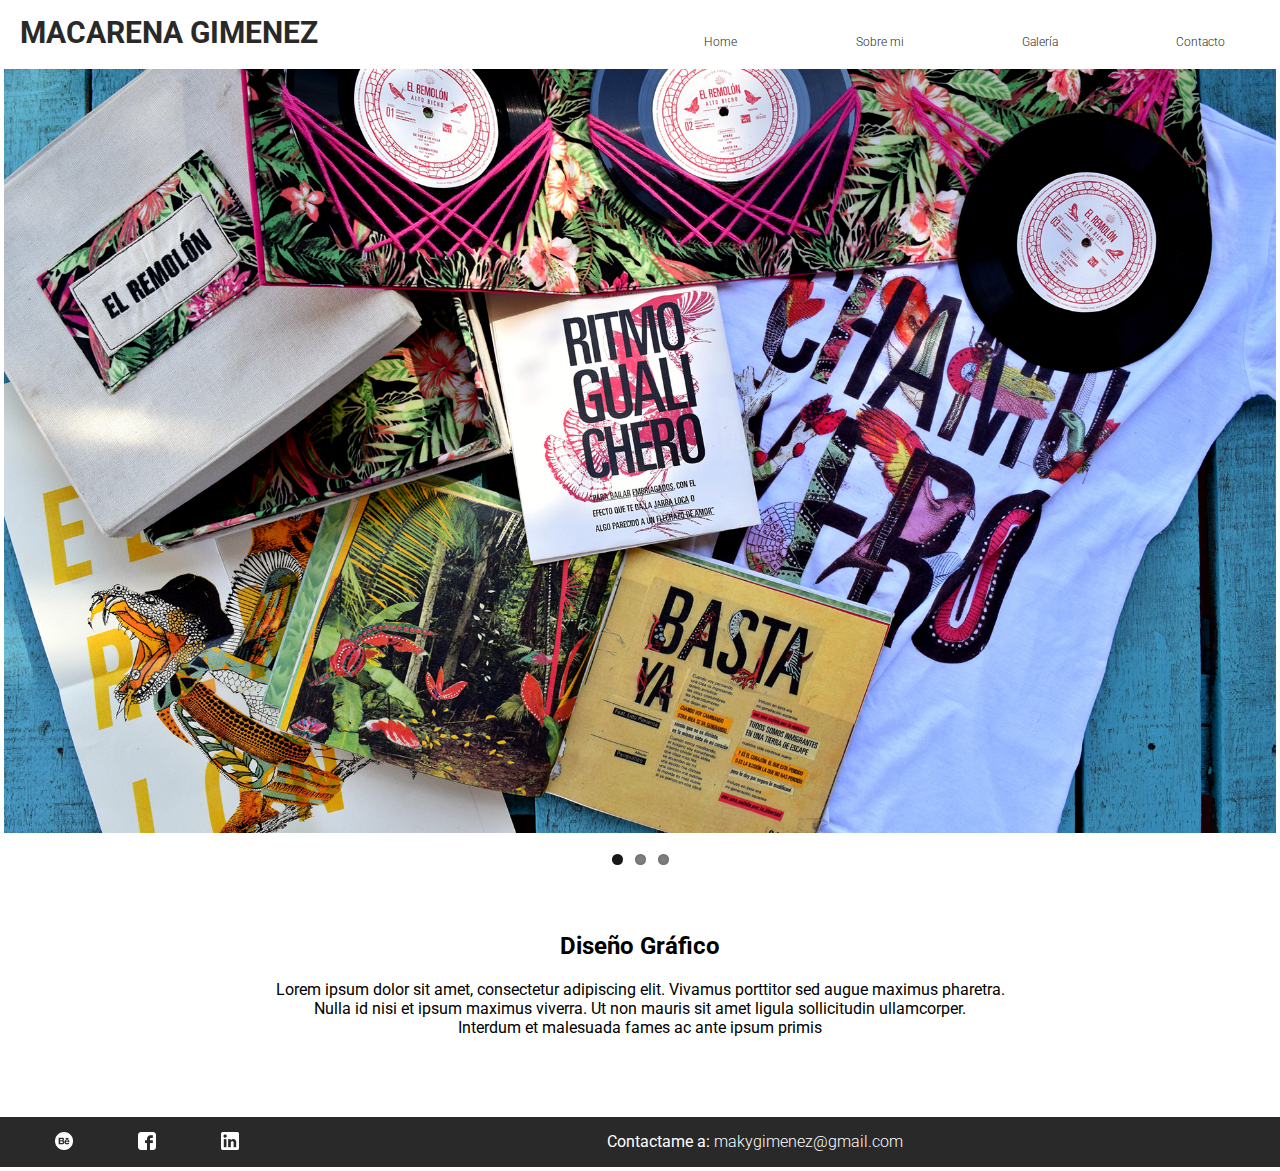
<file: index.html>
<!doctype html>
<html>
    <head>
        <meta charset="utf-8">
        <title>Home</title>
        <link rel="stylesheet" type="text/css" href="estilos.css">
        <link rel="stylesheet" type="text/css" href="css/flexslider.css">
        <link href="https://fonts.googleapis.com/css?family=Roboto:300,400,700" rel="stylesheet"> 
        <link rel="shortcut icon" type="image/png" href="imagenes/favico.png"/>
    </head>
    <body>

        <!-- CABECERA-->
        <div class="cabecera">

            <div class="logo">
                <a href="index.html"><h1>Macarena Gimenez</h1></a>
            </div>
            <div class="menu">
                <ul class="botonera">
                    <li><a href="contacto.html">Contacto</a></li>
                    <li><a href="galeria.html">Galería</a></li>
                    <li><a href="sobremi.html">Sobre mi</a></li>
                    <li><a href="index.html">Home</a></li>
                
                </ul>

            </div>
        
        </div><!-- Cierra .cabecera -->
        <!-- SLIDER-->

        <div class="flexslider">
            <a href="galeria.html">
                <!--<div class="container"> -->
                <ul class="slides">
                  <li>
                        <a href="tp1.html"><img src="imagenes/slider1.jpg" alt="Identidad Visual" class="image"></a>
                  </li>
                  <li>
                        <a href="tp4.html"><img src="imagenes/slider2.jpg" alt="Identidad Visual" class="image"></a>
                  </li>
                  <li>
                        <a href="tp2.html"><img src="imagenes/slider3.jpg" alt="Identidad Visual" class="image"></a>
                  </li>
                </ul>
           <!--     <div class="overlay">
                <div class="text">VER PROYECTO</div>
                </div>
                </div> -->
            </a>
              </div>
            

        <!--PRESENTACION-->
        
        <div class="presentacion">
            <h2>Diseño Gráfico</h2>
            <p>Lorem ipsum dolor sit amet, consectetur adipiscing elit. 
            Vivamus porttitor sed augue maximus pharetra. <br>
            Nulla id nisi et ipsum maximus viverra. Ut non mauris sit 
            amet ligula sollicitudin ullamcorper. <br>
            Interdum et malesuada fames ac ante ipsum primis </p>
        </div>

        <!--FOOTER-->

        <div class="pie">
        <div class="redes">
            <a href="https://www.behance.net/makygimenez"><img src="imagenes/behance-pie.png" alt="behance"></a>
            <a href="https://www.facebook.com/macarena.gimenez.90"><img src="imagenes/facebook-pie.png" alt="facebook"></a>
            <a href="https://www.linkedin.com/in/mmgimenez/"><img src="imagenes/linkedin-pie.png" alt="linkedin"></a>
        </div>
        <div class="saludo">
        <p>Contactame a: <a href="contacto.html">makygimenez@gmail.com</a></p>
        </div>


        <!-- SLIDER-->
            
                 <!--Enlazamos ANTES el archivo de JQuery-->
                 <script src="js/jquery.min.js"></script>
            
               <!--Enlazamos el archivo de FlexSlider-->
                <script src="js/jquery.flexslider.js"></script>
            
                <!--Una vez que cargamos los dos archivos pasamos a activar el slider-->
            
                <script>
            
                //Activamos el slider
                $(window).load(function() {
              $('.flexslider').flexslider({
                animation: "slide"
              });
            });
                
                </script>
        
    </body>
</html>
</file>
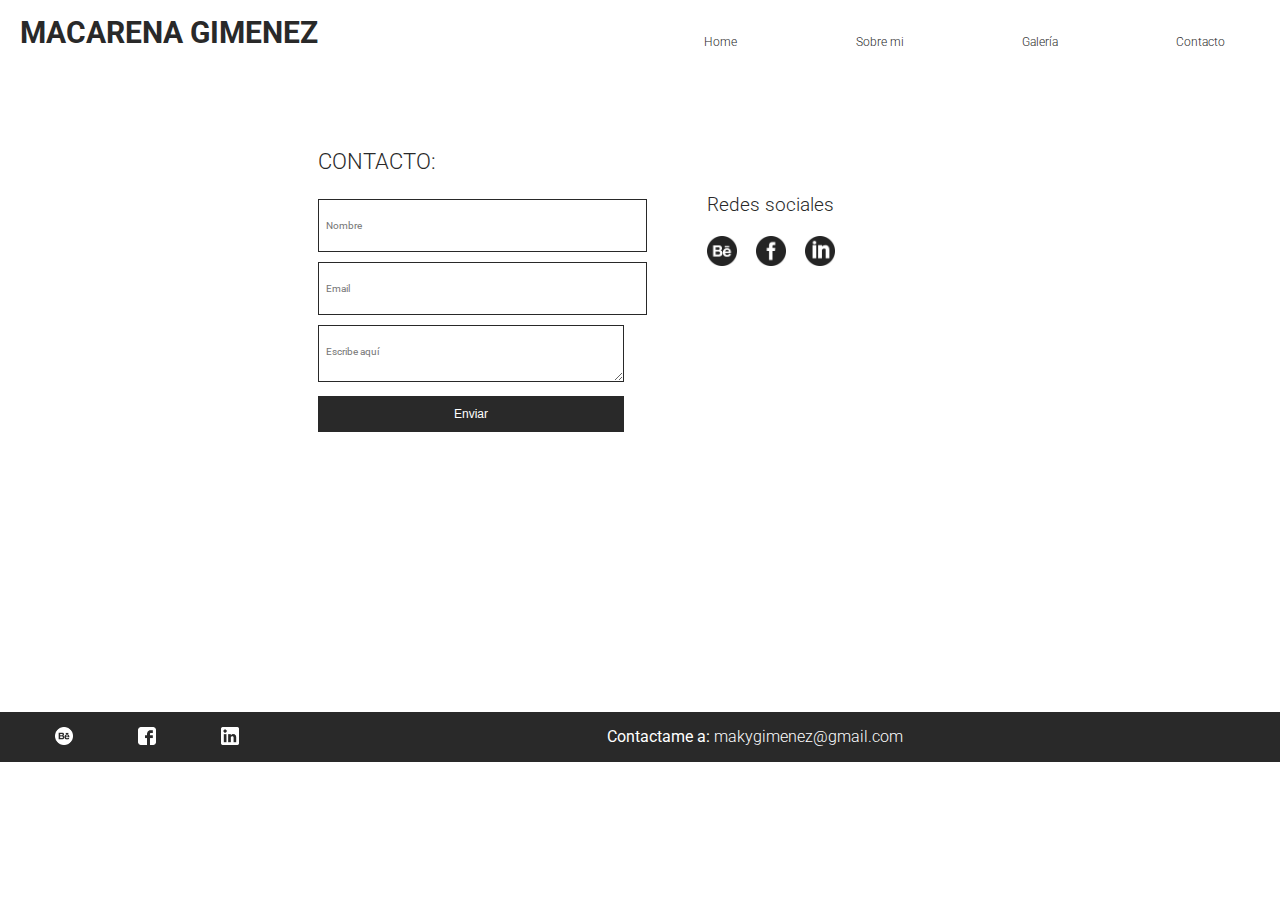
<file: contacto.html>
<!doctype html>
<html>
    <head>
        <meta charset="utf-8">
        <title>Contacto</title>
        <link rel="stylesheet" type="text/css" href="estilos.css">
        <link rel="stylesheet" type="text/css" href="contacto.css">
        <link href="https://fonts.googleapis.com/css?family=Roboto:300,400,700" rel="stylesheet"> 
        <link rel="shortcut icon" type="image/png" href="imagenes/favico.png"/>
    </head>
    <body>

        <!-- CABECERA-->
        
        <div class="cabecera">

        <div class="logo">
            <a href="index.html"><h1>Macarena Gimenez</h1></a>
        </div>
        <div class="menu">
            <ul class="botonera">
                <li><a href="contacto.html">Contacto</a></li>
                <li><a href="galeria.html">Galería</a></li>
                <li><a href="sobremi.html">Sobre mi</a></li>
                <li><a href="index.html">Home</a></li>
            
            </ul>

        </div>

<div class="contacto">
        <div class="escribime">
            <h2>CONTACTO:</h2>
            <form action="post.php" method="post" class="formulario">
                    <input type="text" class="textbox" size="50" placeholder="Nombre" name="nombre"><br>
                    <input type="text" class="textbox" size="50" placeholder="Email" name="mail"><br>
                    <textarea type="text" class="textbox" style= "width: 290px; height: 15px;" 
                    placeholder="Escribe aquí" name="texto"></textarea><br>
                    <input type="submit" class="buttom" value="Enviar">
            </form>
            
        </div>

        <div class="social">
            <h3>Redes sociales</h3>
            <a href="https://www.behance.net/makygimenez"><img src="imagenes/behance-negro.png" alt="behance"></a>
            <a href="https://www.facebook.com/macarena.gimenez.90"><img src="imagenes/facebook-negro.png" alt="facebook"></a>
            <a href="https://www.linkedin.com/in/mmgimenez/"><img src="imagenes/linkedin-negro.png" alt="linkedin"></a>



        </div>

    </div>

        <!--FOOTER-->

        <div class="pie">
        <div class="redes">
            <a href="https://www.behance.net/makygimenez"><img src="imagenes/behance-pie.png" alt="behance"></a>
            <a href="https://www.facebook.com/macarena.gimenez.90"><img src="imagenes/facebook-pie.png" alt="facebook"></a>
            <a href="https://www.linkedin.com/in/mmgimenez/"><img src="imagenes/linkedin-pie.png" alt="linkedin"></a>
        </div>
        <div class="saludo">
        <p>Contactame a: <a href="contacto.html">makygimenez@gmail.com</a></p>
        </div>

        </div>

  
    </body>
</html>
</file>
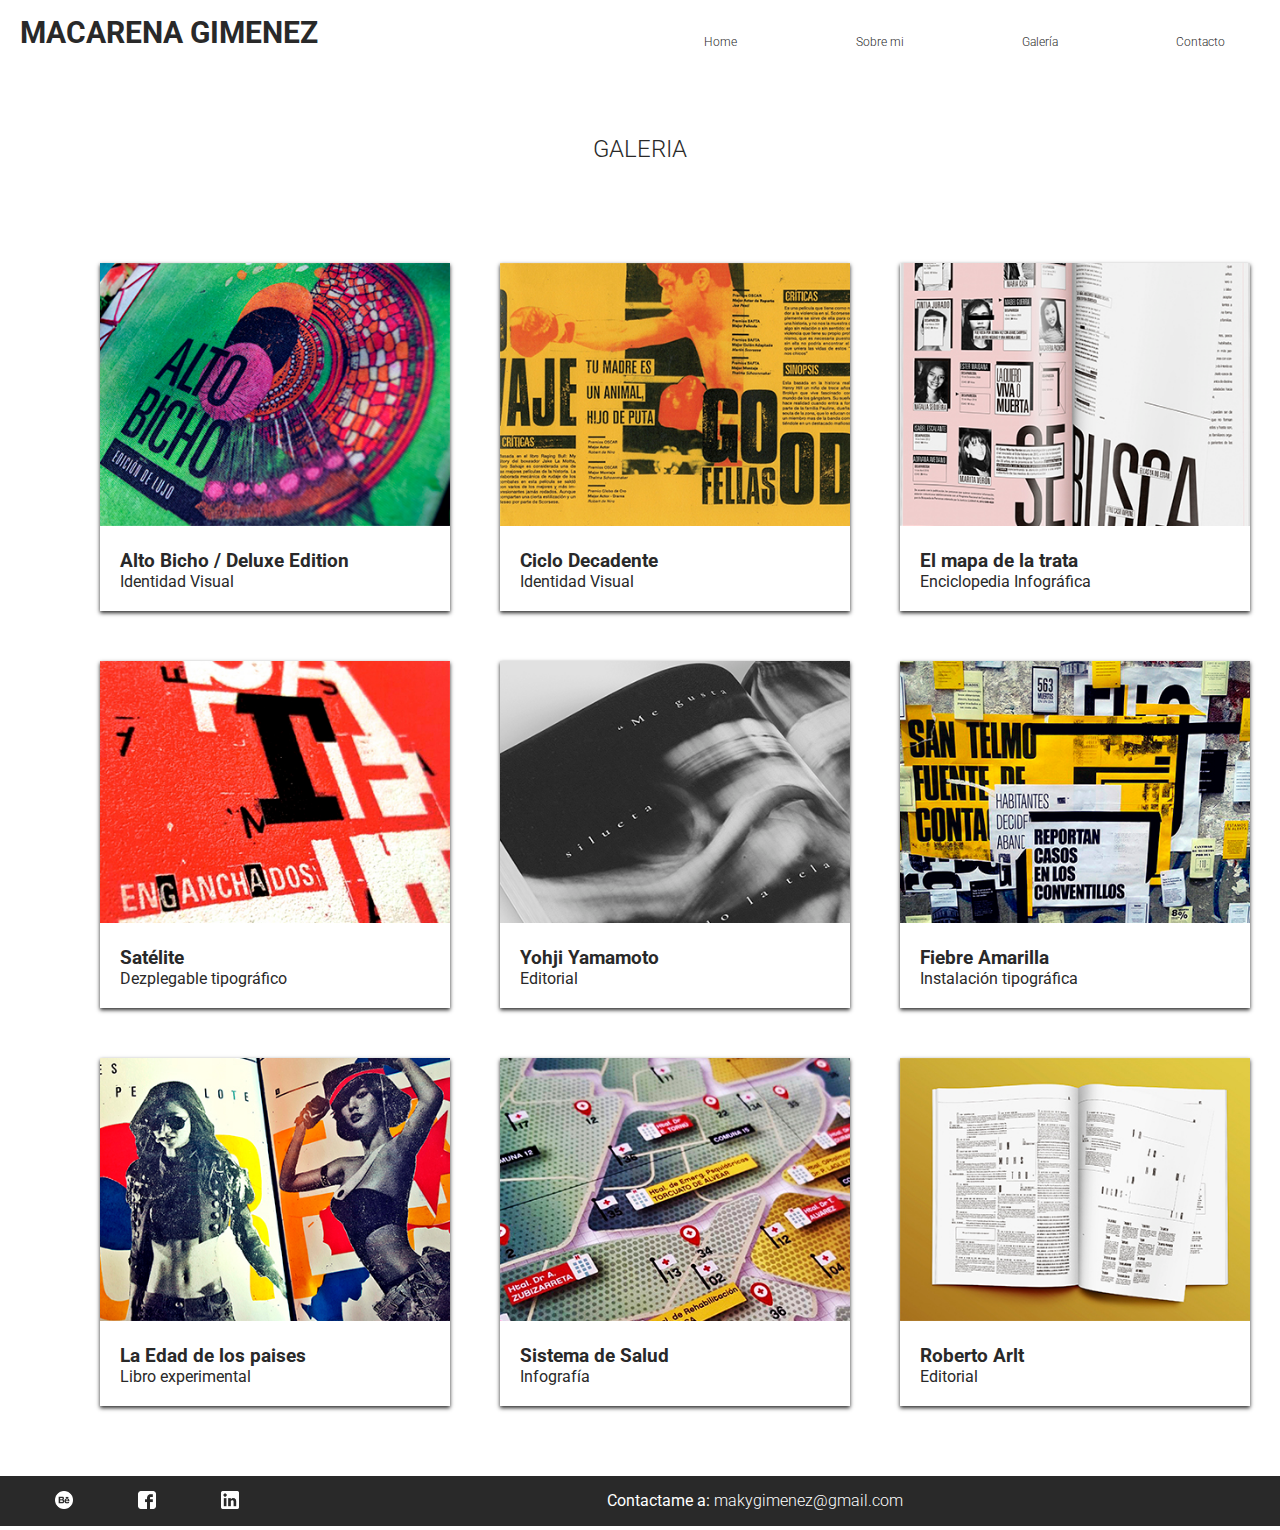
<file: galeria.html>
<!DOCTYPE html>
<html>
<head>
    <meta charset="utf-8">
    <title>Galería</title>
    <link rel="stylesheet" type="text/css" href="estilos.css">
    <link rel="stylesheet" type="text/css" href="galeria.css">
    <link href="https://fonts.googleapis.com/css?family=Roboto:300,400,700" rel="stylesheet"> 
    <link rel="shortcut icon" type="image/png" href="imagenes/favico.png"/>
</head>
<body>

    <!-- CABECERA-->
    <div class="cabecera">

            <div class="logo">
                <a href="index.html"><h1>Macarena Gimenez</h1></a>
            </div>
            <div class="menu"><div/>
                <ul class="botonera">
                        <li><a href="contacto.html">Contacto</a></li>
                        <li><a href="galeria.html">Galería</a></li>
                        <li><a href="sobremi.html">Sobre mi</a></li>
                        <li><a href="index.html">Home</a></li>
                
                </ul>
    </div>
</div>

    <!-- GALERIA-->
    <div class="titulo">
            <h2>GALERIA</h2>
    </div>

<div class="galeria">

    

    <div class="izquierda">


            <a href="tp1.html">
            <div class="trabajo1">
                    <div class="container">
                    <img src="imagenes/galeria1.jpg" alt="Ver Proyecto" class="imagen">
                    <div class="overlay">
                    <div class="text">VER PROYECTO</div>
                    </div>
                    </div>
                <h3>Alto Bicho / Deluxe Edition</h3>
                <p>
                    Identidad Visual
                </p>
            </div><!-- Cierra . proyecto -->
        </a>
        <a href="tp2.html">
            <div class="trabajo2">
                    <div class="container">
                            <img src="imagenes/galeria2.jpg" alt="Ver Proyecto" class="imagen">
                            <div class="overlay">
                            <div class="text">VER PROYECTO</div>
                            </div>
                            </div>
                    <h3>Satélite</h3>
                    <p>
                        Dezplegable tipográfico
                    </p>
                </div><!-- Cierra . proyecto -->
        </a>
        <a href="tp3.html">
            <div class="trabajo3">
                    <div class="container">
                            <img src="imagenes/galeria3.jpg" alt="Ver Proyecto" class="imagen">
                            <div class="overlay">
                            <div class="text">VER PROYECTO</div>
                            </div>
                            </div>
                    <h3>La Edad de los paises</h3>
                    <p>
                        Libro experimental
                    </p>
                </div><!-- Cierra . proyecto -->
        </a>
    </div>

    <div class="centro">
        <a href="tp4.html">
            <div class="trabajo4">
                    <div class="container">
                            <img src="imagenes/galeria4.jpg" alt="Ver Proyecto" class="imagen">
                            <div class="overlay">
                            <div class="text">VER PROYECTO</div>
                            </div>
                            </div>
                    <h3>Ciclo Decadente</h3>
                    <p>
                        Identidad Visual
                    </p>
                </div><!-- Cierra . proyecto -->
        </a>
        <a href="tp5.html">
            <div class="trabajo5">
                    <div class="container">
                            <img src="imagenes/galeria5.jpg" alt="Ver Proyecto" class="imagen">
                            <div class="overlay">
                            <div class="text">VER PROYECTO</div>
                            </div>
                            </div>
                    <h3>Yohji Yamamoto</h3>
                    <p>
                        Editorial
                    </p>
                </div><!-- Cierra . proyecto -->
        </a>
        <a href="tp6.html">
            <div class="trabajo6">
                    <div class="container">
                            <img src="imagenes/galeria6.jpg" alt="Ver Proyecto" class="imagen">
                            <div class="overlay">
                            <div class="text">VER PROYECTO</div>
                            </div>
                            </div>
                    <h3>Sistema de Salud</h3>
                    <p>
                        Infografía
                    </p>
                </div><!-- Cierra . proyecto -->
        </a>
    </div>          
    <div class="derecha">
        <a href="tp7.html">
            <div class="trabajo7">
                    <div class="container">
                            <img src="imagenes/galeria7.jpg" alt="Ver Proyecto" class="imagen">
                            <div class="overlay">
                            <div class="text">VER PROYECTO</div>
                            </div>
                            </div>
                    <h3>El mapa de la trata</h3>
                    <p>
                        Enciclopedia Infográfica
                    </p>
                </div><!-- Cierra . proyecto -->
        </a>
        <a href="tp8.html">
            <div class="trabajo8">
                    <div class="container">
                            <img src="imagenes/galeria8.jpg" alt="Ver Proyecto" class="imagen">
                            <div class="overlay">
                            <div class="text">VER PROYECTO</div>
                            </div>
                            </div>
                    <h3>Fiebre Amarilla</h3>
                    <p>
                        Instalación tipográfica
                    </p>
                </div><!-- Cierra . proyecto -->
        </a>
        <a href="tp9.html">
            <div class="trabajo9">
                    <div class="container">
                            <img src="imagenes/galeria9.jpg" alt="Ver Proyecto" class="imagen">
                            <div class="overlay">
                            <div class="text">VER PROYECTO</div>
                            </div>
                            </div>
                    <h3>Roberto Arlt</h3>
                    <p>
                        Editorial
                    </p>
                </div><!-- Cierra . proyecto -->
        </a>
    </div>
</div>
                    <!--FOOTER-->

        <div class="pie">
                <div class="redes">
                    <a href="https://www.behance.net/makygimenez"><img src="imagenes/behance-pie.png" alt="behance"></a>
                    <a href="https://www.facebook.com/macarena.gimenez.90"><img src="imagenes/facebook-pie.png" alt="facebook"></a>
                    <a href="https://www.linkedin.com/in/mmgimenez/"><img src="imagenes/linkedin-pie.png" alt="linkedin"></a>
                </div>
                <div class="saludo">
                <p>Contactame a: <a href="contacto.html">makygimenez@gmail.com</a></p>
                </div>
        
                </div>

</body>
</html>
</file>
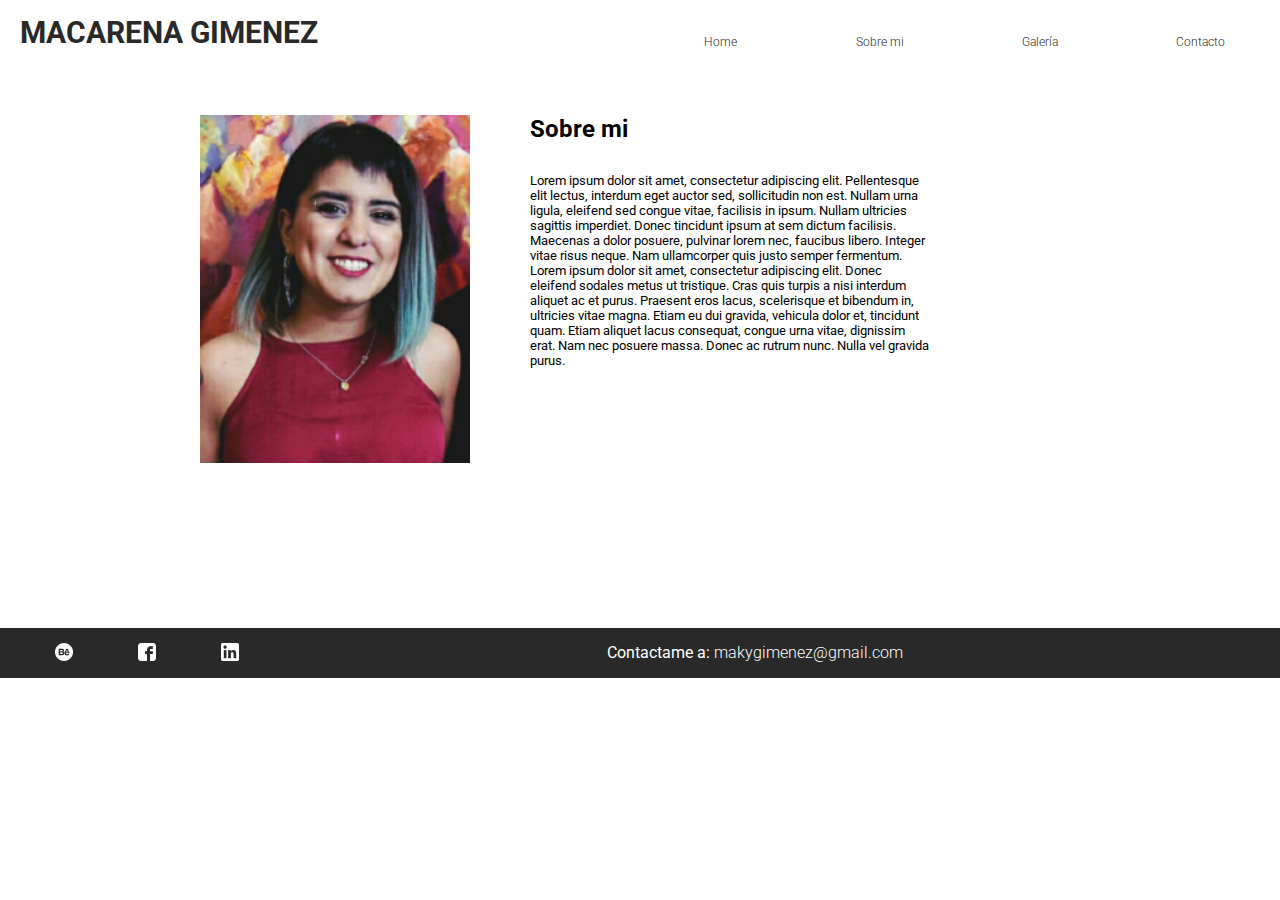
<file: sobremi.html>
<!DOCTYPE html>
<html>
<head>
    <meta charset="utf-8">
    <title>Proyectos</title>
    <link rel="stylesheet" type="text/css" href="estilos.css">
    <link rel="stylesheet" type="text/css" href="biografia.css">
    <link href="https://fonts.googleapis.com/css?family=Roboto:300,400,700" rel="stylesheet"> 
    <link rel="shortcut icon" type="image/png" href="imagenes/favico.png"/>
</head>
<body>

    <!-- CABECERA-->
    <div class="cabecera">

            <div class="logo">
                <a href="index.html"><h1>Macarena Gimenez</h1></a>
            </div>
            <div class="menu">
                <ul class="botonera">
						<li><a href="contacto.html">Contacto</a></li>
						<li><a href="galeria.html">Galería</a></li>
						<li><a href="sobremi.html">Sobre mi</a></li>
						<li><a href="index.html">Home</a></li>
                
                </ul>
            </div>
    </div>


    <!-- BIOGRAFIA-->


    <div class="biografia">

            <div class="izquierda">

                <img src="imagenes/biografia.jpg" alt="biografía">
            
            </div>


            <div class="derecha">
				<div class="soy">

                    <h2>Sobre mi</h2>
                    
					<p>Lorem ipsum dolor sit amet, consectetur adipiscing elit.
						Pellentesque elit lectus, interdum eget auctor sed,
						sollicitudin non est. Nullam urna ligula, eleifend sed
						congue vitae, facilisis in ipsum. Nullam ultricies
						sagittis imperdiet. Donec tincidunt ipsum at sem dictum
						facilisis. Maecenas a dolor posuere, pulvinar lorem nec, 
						faucibus libero. Integer vitae risus neque. Nam ullamcorper
						quis justo semper fermentum. Lorem ipsum dolor sit amet,
						consectetur adipiscing elit. Donec eleifend sodales
						metus ut tristique. Cras quis turpis a nisi interdum
						aliquet ac et purus. Praesent eros lacus, scelerisque
						et bibendum in, ultricies vitae magna. Etiam eu dui
						gravida, vehicula dolor et, tincidunt quam. Etiam aliquet 
						lacus consequat, congue urna vitae, dignissim erat. 
						Nam nec posuere massa. Donec ac rutrum nunc. Nulla vel 
                        gravida purus. </p>
                </div>

		</div>

</div>


    <!--FOOTER-->

    <div class="pie">
            <div class="redes">
                <a href="https://www.behance.net/makygimenez"><img src="imagenes/behance-pie.png" alt="behance"></a>
                <a href="https://www.facebook.com/macarena.gimenez.90"><img src="imagenes/facebook-pie.png" alt="facebook"></a>
                <a href="https://www.linkedin.com/in/mmgimenez/"><img src="imagenes/linkedin-pie.png" alt="linkedin"></a>
            </div>
            <div class="saludo">
            <p>Contactame a: <a href="contacto.html">makygimenez@gmail.com</a></p>
            </div>
    
            </div>
    </body>

</html>
</file>
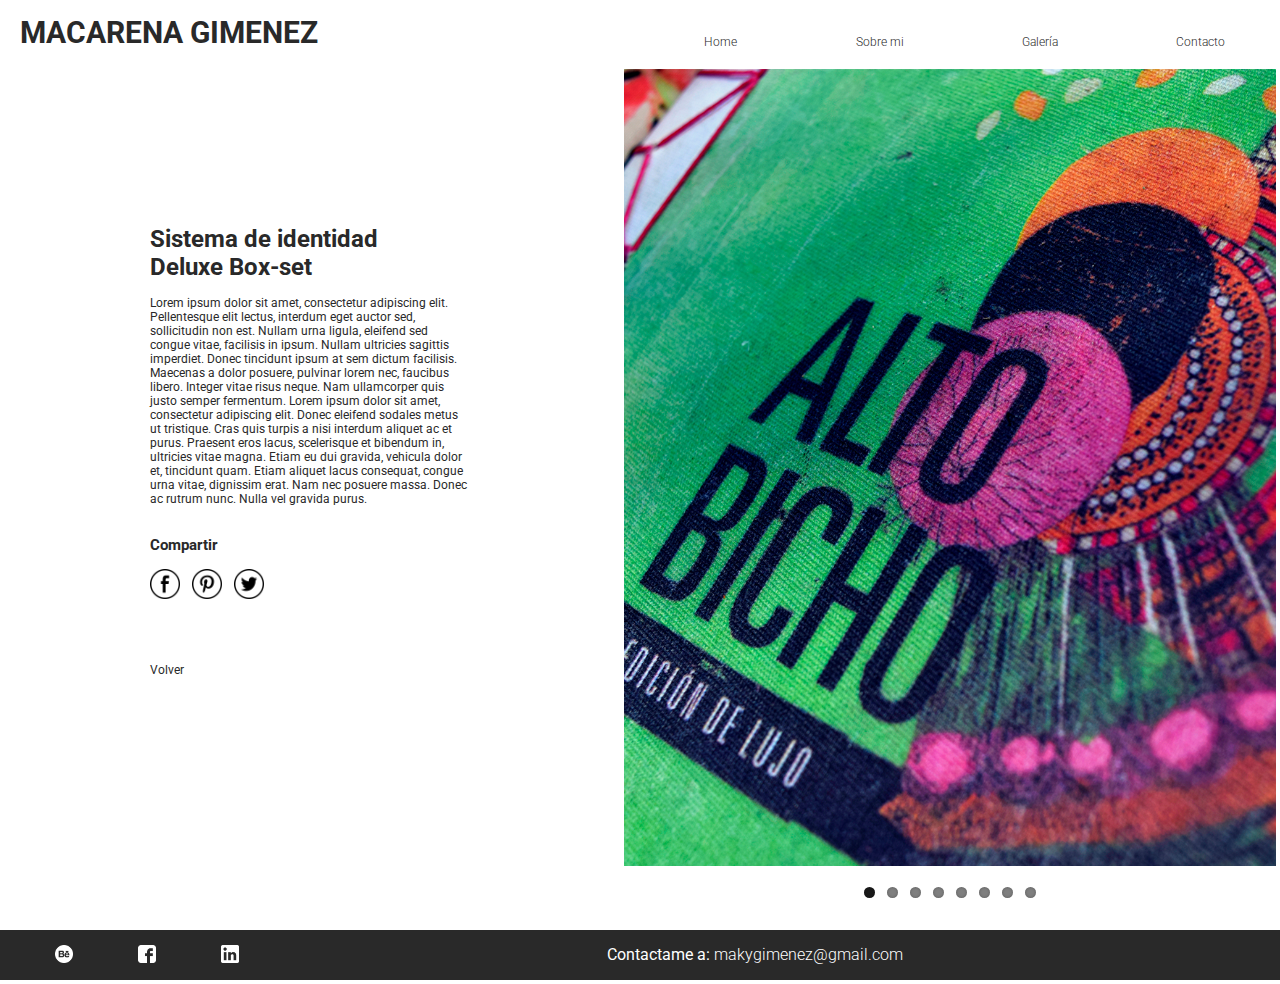
<file: tp1.html>
<!DOCTYPE html>
<html>
<head>
    <meta charset="utf-8">
    <title>Proyectos</title>
    <link rel="stylesheet" type="text/css" href="estilos.css">
    <link rel="stylesheet" type="text/css" href="proyecto1.css">
    <link rel="stylesheet" type="text/css" href="css/flexslider.css">
    <link href="https://fonts.googleapis.com/css?family=Roboto:300,400,700" rel="stylesheet"> 
    <link href="css/lightbox.css" rel="stylesheet">
    <link rel="shortcut icon" type="image/png" href="imagenes/favico.png"/>
</head>
<body>

    <!-- CABECERA-->
    <div class="cabecera">

            <div class="logo">
                <a href="index.html"><h1>Macarena Gimenez</h1></a>
            </div>
            <div class="menu">
                <ul class="botonera">
						<li><a href="contacto.html">Contacto</a></li>
						<li><a href="galeria.html">Galería</a></li>
						<li><a href="sobremi.html">Sobre mi</a></li>
						<li><a href="index.html">Home</a></li>
                
                </ul>
            </div>
    </div>
    <!-- PROYECTO-->
    <div class="proyecto">

			<div class="izquierda">
				<div class="descripcion">
					<h2>Sistema de identidad <br>
						Deluxe Box-set 
					</h2>
					<p>Lorem ipsum dolor sit amet, consectetur adipiscing elit.
						Pellentesque elit lectus, interdum eget auctor sed,
						sollicitudin non est. Nullam urna ligula, eleifend sed
						congue vitae, facilisis in ipsum. Nullam ultricies
						sagittis imperdiet. Donec tincidunt ipsum at sem dictum
						facilisis. Maecenas a dolor posuere, pulvinar lorem nec, 
						faucibus libero. Integer vitae risus neque. Nam ullamcorper
						quis justo semper fermentum. Lorem ipsum dolor sit amet,
						consectetur adipiscing elit. Donec eleifend sodales
						metus ut tristique. Cras quis turpis a nisi interdum
						aliquet ac et purus. Praesent eros lacus, scelerisque
						et bibendum in, ultricies vitae magna. Etiam eu dui
						gravida, vehicula dolor et, tincidunt quam. Etiam aliquet 
						lacus consequat, congue urna vitae, dignissim erat. 
						Nam nec posuere massa. Donec ac rutrum nunc. Nulla vel 
						gravida purus. </p>

					<h3>Compartir</h3>

				<div class="compartir">
					
					<a href="http://www.facebook.com/sharer.php?u=https://www.behance.net/makygimenez">
						<img src="imagenes/facebook.png" alt="Facebook"></a>
					<a href="http://pinterest.com/pin/create/button/?url=https://www.behance.net/makygimenez">
						<img src="imagenes/pinterest.png" alt="Pinterest"></a>
					<a href="https://twitter.com/?status=Me gusta esta página http://www.behance.net/makygimenez">
						<img src="imagenes/twitter.png" alt="Twitter"></a>

					
					<a href="galeria.html"><p>Volver</p></a>
				</div>

            </div>

			</div>



			<div class="flexslider flexslider-tp">
					<ul class="slides">
							<li>
							<a href="imagenes/proyecto1-01.jpg" data-lightbox="algo"
							data-title="Tapa de editorial">
							  <img src="imagenes/proyecto1-1.jpg" alt="Identidad Visual">
							</a>
							</li>
							<li>
							<a href="imagenes/proyecto1-02.jpg" data-lightbox="algo"
							data-title="Frente y dorso de discos">
							  <img src="imagenes/proyecto1-2.jpg" alt="Identidad Visual">
							</a>
							</li>
							<li>
							<a href="imagenes/proyecto1-03.jpg" data-lightbox="algo"
							data-title="Interior de editorial">
							  <img src="imagenes/proyecto1-3.jpg" alt="Identidad Visual">
							</a>
							</li>
							<li>
							<a href="imagenes/proyecto1-4.jpg" data-lightbox="algo"
							data-title="Discos y tapa de afiche dezplegable">
								<img src="imagenes/proyecto1-4.jpg" alt="Identidad Visual">
							</a>
							</li>
							<li>
							<a href="imagenes/proyecto1-5.jpg" data-lightbox="algo"
							data-title="Parte de sistema">
								<img src="imagenes/proyecto1-5.jpg" alt="Identidad Visual">
							</a>
							</li>
							<li>
							<a href="imagenes/proyecto1-06.jpg" data-lightbox="algo"
							data-title="Interior de editorial">
								<img src="imagenes/proyecto1-6.jpg" alt="Identidad Visual">
							</a>
							</li>
							<li>
							<a href="imagenes/proyecto1-07.jpg" data-lightbox="algo"
							data-title="Interior de editorial">
								<img src="imagenes/proyecto1-7.jpg" alt="Identidad Visual">
							</a>
							</li>
							<li>
							<a href="imagenes/proyecto1-08.jpg" data-lightbox="algo"
							data-title="Interior de editorial">
								<img src="imagenes/proyecto1-8.jpg" alt="Identidad Visual">
							</a>
							</li>
					</ul>
            </div>

        </div>

    
    
    <!--FOOTER-->

    <div class="pie">
            <div class="redes">
                <a href="https://www.behance.net/makygimenez"><img src="imagenes/behance-pie.png" alt="behance"></a>
                <a href="https://www.facebook.com/macarena.gimenez.90"><img src="imagenes/facebook-pie.png" alt="facebook"></a>
                <a href="https://www.linkedin.com/in/mmgimenez/"><img src="imagenes/linkedin-pie.png" alt="linkedin"></a>
            </div>
            <div class="saludo">
            <p>Contactame a: <a href="contacto.html">makygimenez@gmail.com</a></p>
            </div>
    
            </div>

    <!-- SLIDER-->

                <script src="js/lightbox-plus-jquery.min.js"></script>
            
                 <!--Enlazamos ANTES el archivo de JQuery-->
                 <script src="js/jquery.min.js"></script>
            
               <!--Enlazamos el archivo de FlexSlider-->
                <script src="js/jquery.flexslider.js"></script>
            
                <!--Una vez que cargamos los dos archivos pasamos a activar el slider-->
            
                <script>
            
                //Activamos el slider
                $(window).load(function() {
                    $('.flexslider').flexslider({
                animation: "slide"
              });
            });
                
                </script>
    </body>

</html>
</file>
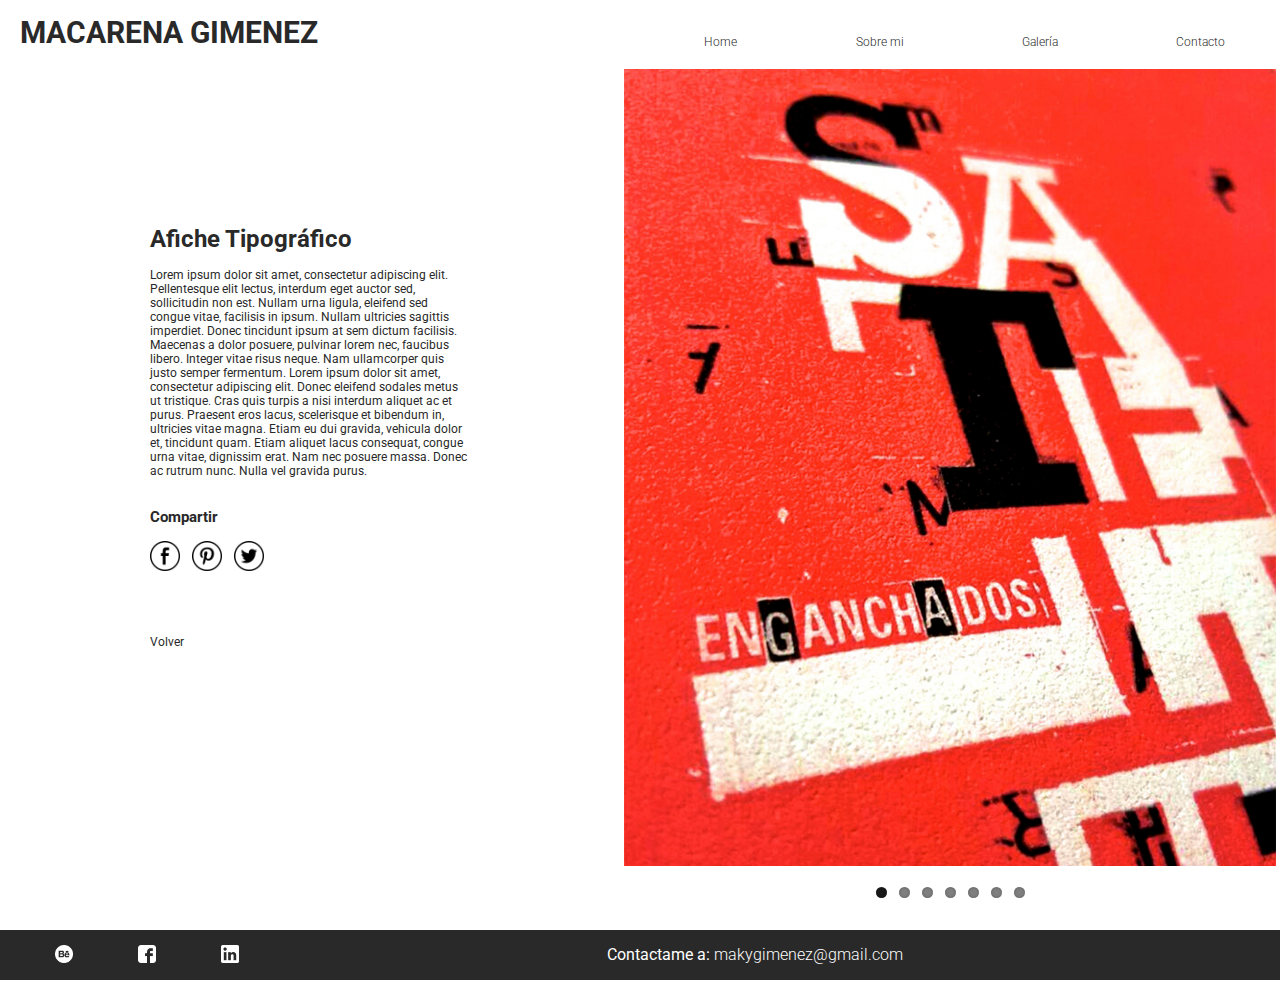
<file: tp2.html>
<!DOCTYPE html>
<html>
<head>
    <meta charset="utf-8">
    <title>Proyectos</title>
    <link rel="stylesheet" type="text/css" href="estilos.css">
    <link rel="stylesheet" type="text/css" href="proyecto1.css">
    <link rel="stylesheet" type="text/css" href="css/flexslider.css">
    <link href="https://fonts.googleapis.com/css?family=Roboto:300,400,700" rel="stylesheet"> 
    <link href="css/lightbox.css" rel="stylesheet">
    <link rel="shortcut icon" type="image/png" href="imagenes/favico.png"/>
</head>
<body>

    <!-- CABECERA-->
    <div class="cabecera">

            <div class="logo">
                <a href="index.html"><h1>Macarena Gimenez</h1></a>
            </div>
            <div class="menu">
                <ul class="botonera">
						<li><a href="contacto.html">Contacto</a></li>
						<li><a href="galeria.html">Galería</a></li>
						<li><a href="sobremi.html">Sobre mi</a></li>
						<li><a href="index.html">Home</a></li>
                
                </ul>
            </div>
    </div>
    <!-- PROYECTO-->
    <div class="proyecto">

			<div class="izquierda">
				<div class="descripcion">
					<h2>Afiche Tipográfico<br>
						
					</h2>
					<p>Lorem ipsum dolor sit amet, consectetur adipiscing elit.
						Pellentesque elit lectus, interdum eget auctor sed,
						sollicitudin non est. Nullam urna ligula, eleifend sed
						congue vitae, facilisis in ipsum. Nullam ultricies
						sagittis imperdiet. Donec tincidunt ipsum at sem dictum
						facilisis. Maecenas a dolor posuere, pulvinar lorem nec, 
						faucibus libero. Integer vitae risus neque. Nam ullamcorper
						quis justo semper fermentum. Lorem ipsum dolor sit amet,
						consectetur adipiscing elit. Donec eleifend sodales
						metus ut tristique. Cras quis turpis a nisi interdum
						aliquet ac et purus. Praesent eros lacus, scelerisque
						et bibendum in, ultricies vitae magna. Etiam eu dui
						gravida, vehicula dolor et, tincidunt quam. Etiam aliquet 
						lacus consequat, congue urna vitae, dignissim erat. 
						Nam nec posuere massa. Donec ac rutrum nunc. Nulla vel 
						gravida purus. </p>

					<h3>Compartir</h3>

				<div class="compartir">
					
					<a href="http://www.facebook.com/sharer.php?u=https://www.behance.net/makygimenez">
						<img src="imagenes/facebook.png" alt="Facebook"></a>
					<a href="http://pinterest.com/pin/create/button/?url=https://www.behance.net/makygimenez">
						<img src="imagenes/pinterest.png" alt="Pinterest"></a>
					<a href="https://twitter.com/?status=Me gusta esta página http://www.behance.net/makygimenez">
						<img src="imagenes/twitter.png" alt="Twitter"></a>

					
					<a href="galeria.html"><p>Volver</p></a>
				</div>

            </div>

			</div>



			<div class="flexslider flexslider-tp">
					<ul class="slides">
							<li>
							<a href="imagenes/proyecto2-1.jpg" data-lightbox="algo"
							data-title="Tapa">
							  <img src="imagenes/proyecto2-1.jpg" alt="Identidad Visual">
							</a>
							</li>
							<li>
							<a href="imagenes/proyecto2-2.jpg" data-lightbox="algo"
							data-title="Detalle interior">
							  <img src="imagenes/proyecto2-2.jpg" alt="Identidad Visual">
							</a>
							</li>
							<li>
							<a href="imagenes/proyecto2-3.jpg" data-lightbox="algo"
							data-title="Detalle de afiche">
							  <img src="imagenes/proyecto2-3.jpg" alt="Identidad Visual">
							</a>
							</li>
							<li>
							<a href="imagenes/proyecto2-4.jpg" data-lightbox="algo"
							data-title="Detalle de afiche">
								<img src="imagenes/proyecto2-4.jpg" alt="Identidad Visual">
							</a>
							</li>
							<li>
							<a href="imagenes/proyecto2-5.jpg" data-lightbox="algo"
							data-title="Detalle Interior">
								<img src="imagenes/proyecto2-5.jpg" alt="Identidad Visual">
							</a>
							</li>
							<li>
							<a href="imagenes/proyecto2-06.jpg" data-lightbox="algo"
							data-title="Afiche">
								<img src="imagenes/proyecto2-6.jpg" alt="Identidad Visual">
							</a>
							</li>
							<li>
							<a href="imagenes/proyecto2-7.jpg" data-lightbox="algo"
							data-title="Contratapa">
								<img src="imagenes/proyecto2-7.jpg" alt="Identidad Visual">
							</a>
							</li>
					</ul>
            </div>

        </div>

    
    
    <!--FOOTER-->

    <div class="pie">
            <div class="redes">
                <a href="https://www.behance.net/makygimenez"><img src="imagenes/behance-pie.png" alt="behance"></a>
                <a href="https://www.facebook.com/macarena.gimenez.90"><img src="imagenes/facebook-pie.png" alt="facebook"></a>
                <a href="https://www.linkedin.com/in/mmgimenez/"><img src="imagenes/linkedin-pie.png" alt="linkedin"></a>
            </div>
            <div class="saludo">
            <p>Contactame a: <a href="contacto.html">makygimenez@gmail.com</a></p>
            </div>
    
            </div>

    <!-- SLIDER-->

                <script src="js/lightbox-plus-jquery.min.js"></script>
            
                 <!--Enlazamos ANTES el archivo de JQuery-->
                 <script src="js/jquery.min.js"></script>
            
               <!--Enlazamos el archivo de FlexSlider-->
                <script src="js/jquery.flexslider.js"></script>
            
                <!--Una vez que cargamos los dos archivos pasamos a activar el slider-->
            
                <script>
            
                //Activamos el slider
                $(window).load(function() {
                    $('.flexslider').flexslider({
                animation: "slide"
              });
            });
                
                </script>
    </body>

</html>
</file>
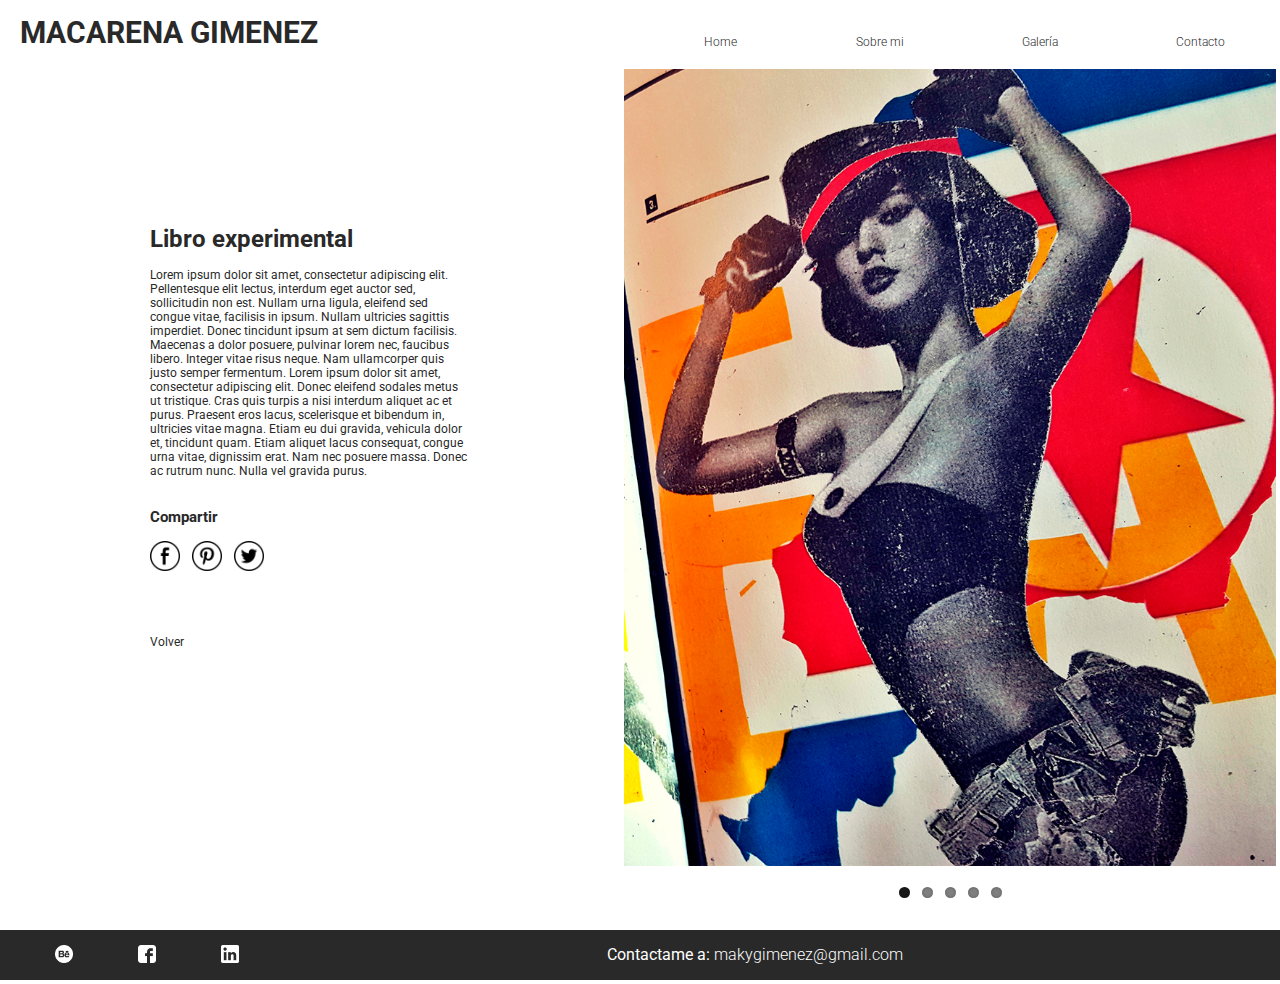
<file: tp3.html>
<!DOCTYPE html>
<html>
<head>
    <meta charset="utf-8">
    <title>Proyectos</title>
    <link rel="stylesheet" type="text/css" href="estilos.css">
    <link rel="stylesheet" type="text/css" href="proyecto1.css">
    <link rel="stylesheet" type="text/css" href="css/flexslider.css">
    <link href="https://fonts.googleapis.com/css?family=Roboto:300,400,700" rel="stylesheet"> 
    <link href="css/lightbox.css" rel="stylesheet">
    <link rel="shortcut icon" type="image/png" href="imagenes/favico.png"/>
</head>
<body>

    <!-- CABECERA-->
    <div class="cabecera">

            <div class="logo">
                <a href="index.html"><h1>Macarena Gimenez</h1></a>
            </div>
            <div class="menu">
                <ul class="botonera">
						<li><a href="contacto.html">Contacto</a></li>
						<li><a href="galeria.html">Galería</a></li>
						<li><a href="sobremi.html">Sobre mi</a></li>
						<li><a href="index.html">Home</a></li>
                
                </ul>
            </div>
    </div>
    <!-- PROYECTO-->
    <div class="proyecto">

			<div class="izquierda">
				<div class="descripcion">
					<h2>Libro experimental<br>
						
					</h2>
					<p>Lorem ipsum dolor sit amet, consectetur adipiscing elit.
						Pellentesque elit lectus, interdum eget auctor sed,
						sollicitudin non est. Nullam urna ligula, eleifend sed
						congue vitae, facilisis in ipsum. Nullam ultricies
						sagittis imperdiet. Donec tincidunt ipsum at sem dictum
						facilisis. Maecenas a dolor posuere, pulvinar lorem nec, 
						faucibus libero. Integer vitae risus neque. Nam ullamcorper
						quis justo semper fermentum. Lorem ipsum dolor sit amet,
						consectetur adipiscing elit. Donec eleifend sodales
						metus ut tristique. Cras quis turpis a nisi interdum
						aliquet ac et purus. Praesent eros lacus, scelerisque
						et bibendum in, ultricies vitae magna. Etiam eu dui
						gravida, vehicula dolor et, tincidunt quam. Etiam aliquet 
						lacus consequat, congue urna vitae, dignissim erat. 
						Nam nec posuere massa. Donec ac rutrum nunc. Nulla vel 
						gravida purus. </p>

					<h3>Compartir</h3>

				<div class="compartir">
					
					<a href="http://www.facebook.com/sharer.php?u=https://www.behance.net/makygimenez">
						<img src="imagenes/facebook.png" alt="Facebook"></a>
					<a href="http://pinterest.com/pin/create/button/?url=https://www.behance.net/makygimenez">
						<img src="imagenes/pinterest.png" alt="Pinterest"></a>
					<a href="https://twitter.com/?status=Me gusta esta página http://www.behance.net/makygimenez">
						<img src="imagenes/twitter.png" alt="Twitter"></a>

					
					<a href="galeria.html"><p>Volver</p></a>
				</div>

            </div>

			</div>



			<div class="flexslider flexslider-tp">
					<ul class="slides">
							<li>
							<a href="imagenes/proyecto3-1.jpg" data-lightbox="algo"
							data-title="Detalle interior">
							  <img src="imagenes/proyecto3-1.jpg" alt="Identidad Visual">
							</a>
							</li>
							<li>
							<a href="imagenes/proyecto3-2.jpg" data-lightbox="algo"
							data-title="Detalle interior">
							  <img src="imagenes/proyecto3-2.jpg" alt="Identidad Visual">
							</a>
							</li>
							<li>
							<a href="imagenes/proyecto3-3.jpg" data-lightbox="algo"
							data-title="Detalle interior">
							  <img src="imagenes/proyecto3-3.jpg" alt="Identidad Visual">
							</a>
							</li>
							<li>
							<a href="imagenes/proyecto3-4.jpg" data-lightbox="algo"
							data-title="Detalle interior">
								<img src="imagenes/proyecto3-4.jpg" alt="Identidad Visual">
							</a>
							</li>
							<li>
							<a href="imagenes/proyecto3-5.jpg" data-lightbox="algo"
							data-title="Detalle Interior">
								<img src="imagenes/proyecto3-5.jpg" alt="Identidad Visual">
							</a>
							</li>
					</ul>
            </div>

        </div>

    
    
    <!--FOOTER-->

    <div class="pie">
            <div class="redes">
                <a href="https://www.behance.net/makygimenez"><img src="imagenes/behance-pie.png" alt="behance"></a>
                <a href="https://www.facebook.com/macarena.gimenez.90"><img src="imagenes/facebook-pie.png" alt="facebook"></a>
                <a href="https://www.linkedin.com/in/mmgimenez/"><img src="imagenes/linkedin-pie.png" alt="linkedin"></a>
            </div>
            <div class="saludo">
            <p>Contactame a: <a href="contacto.html">makygimenez@gmail.com</a></p>
            </div>
    
            </div>

    <!-- SLIDER-->

                <script src="js/lightbox-plus-jquery.min.js"></script>
            
                 <!--Enlazamos ANTES el archivo de JQuery-->
                 <script src="js/jquery.min.js"></script>
            
               <!--Enlazamos el archivo de FlexSlider-->
                <script src="js/jquery.flexslider.js"></script>
            
                <!--Una vez que cargamos los dos archivos pasamos a activar el slider-->
            
                <script>
            
                //Activamos el slider
                $(window).load(function() {
                    $('.flexslider').flexslider({
                animation: "slide"
              });
            });
                
                </script>
    </body>

</html>
</file>
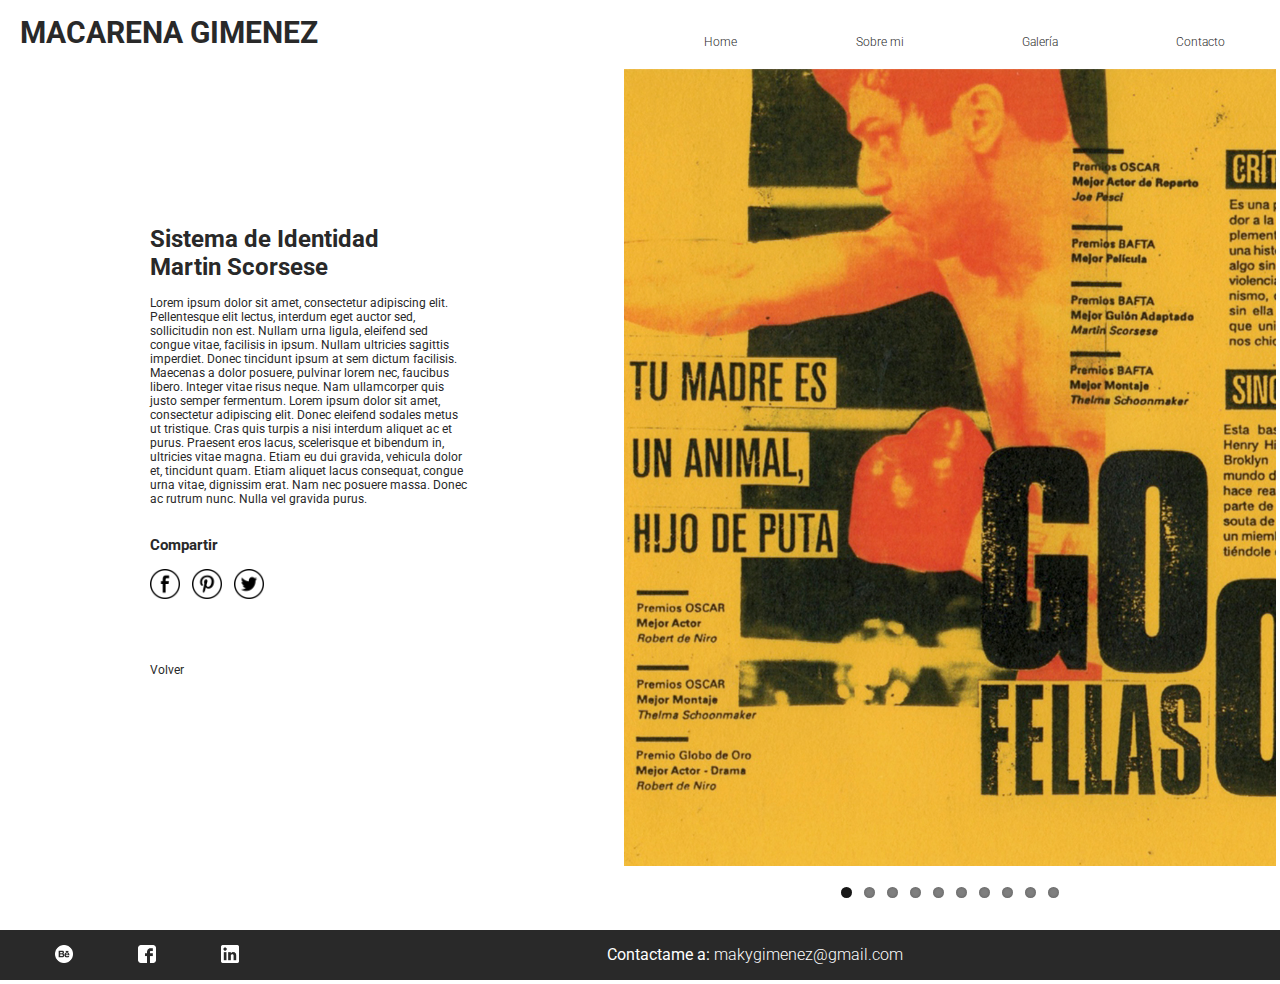
<file: tp4.html>
<!DOCTYPE html>
<html>
<head>
    <meta charset="utf-8">
    <title>Proyectos</title>
    <link rel="stylesheet" type="text/css" href="estilos.css">
    <link rel="stylesheet" type="text/css" href="proyecto1.css">
    <link rel="stylesheet" type="text/css" href="css/flexslider.css">
    <link href="https://fonts.googleapis.com/css?family=Roboto:300,400,700" rel="stylesheet"> 
    <link href="css/lightbox.css" rel="stylesheet">
    <link rel="shortcut icon" type="image/png" href="imagenes/favico.png"/>
</head>
<body>

    <!-- CABECERA-->
    <div class="cabecera">

            <div class="logo">
                <a href="index.html"><h1>Macarena Gimenez</h1></a>
            </div>
            <div class="menu">
                <ul class="botonera">
						<li><a href="contacto.html">Contacto</a></li>
						<li><a href="galeria.html">Galería</a></li>
						<li><a href="sobremi.html">Sobre mi</a></li>
						<li><a href="index.html">Home</a></li>
                
                </ul>
            </div>
    </div>
    <!-- PROYECTO-->
    <div class="proyecto">

			<div class="izquierda">
				<div class="descripcion">
					<h2>Sistema de Identidad<br>
                        Martin Scorsese
						
					</h2>
					<p>Lorem ipsum dolor sit amet, consectetur adipiscing elit.
						Pellentesque elit lectus, interdum eget auctor sed,
						sollicitudin non est. Nullam urna ligula, eleifend sed
						congue vitae, facilisis in ipsum. Nullam ultricies
						sagittis imperdiet. Donec tincidunt ipsum at sem dictum
						facilisis. Maecenas a dolor posuere, pulvinar lorem nec, 
						faucibus libero. Integer vitae risus neque. Nam ullamcorper
						quis justo semper fermentum. Lorem ipsum dolor sit amet,
						consectetur adipiscing elit. Donec eleifend sodales
						metus ut tristique. Cras quis turpis a nisi interdum
						aliquet ac et purus. Praesent eros lacus, scelerisque
						et bibendum in, ultricies vitae magna. Etiam eu dui
						gravida, vehicula dolor et, tincidunt quam. Etiam aliquet 
						lacus consequat, congue urna vitae, dignissim erat. 
						Nam nec posuere massa. Donec ac rutrum nunc. Nulla vel 
						gravida purus. </p>

					<h3>Compartir</h3>

				<div class="compartir">
					
					<a href="http://www.facebook.com/sharer.php?u=https://www.behance.net/makygimenez">
						<img src="imagenes/facebook.png" alt="Facebook"></a>
					<a href="http://pinterest.com/pin/create/button/?url=https://www.behance.net/makygimenez">
						<img src="imagenes/pinterest.png" alt="Pinterest"></a>
					<a href="https://twitter.com/?status=Me gusta esta página http://www.behance.net/makygimenez">
						<img src="imagenes/twitter.png" alt="Twitter"></a>

					
					<a href="galeria.html"><p>Volver</p></a>
				</div>

            </div>

			</div>



			<div class="flexslider flexslider-tp">
					<ul class="slides">
							<li>
							<a href="imagenes/proyecto4-01.jpg" data-lightbox="algo"
							data-title="Detalle interior de tríptico">
							  <img src="imagenes/proyecto4-1.jpg" alt="Identidad Visual">
							</a>
							</li>
							<li>
							<a href="imagenes/proyecto4-02.jpg" data-lightbox="algo"
							data-title="Tapa de tríptico">
							  <img src="imagenes/proyecto4-2.jpg" alt="Identidad Visual">
							</a>
							</li>
							<li>
							<a href="imagenes/proyecto4-03.jpg" data-lightbox="algo"
							data-title="Detalle interior de tríptico">
							  <img src="imagenes/proyecto4-3.jpg" alt="Identidad Visual">
							</a>
							</li>
							<li>
							<a href="imagenes/proyecto4-04.jpg" data-lightbox="algo"
							data-title="Afiche">
								<img src="imagenes/proyecto4-4.jpg" alt="Identidad Visual">
							</a>
							</li>
							<li>
							<a href="imagenes/proyecto4-5.jpg" data-lightbox="algo"
							data-title="Detalle de afiche">
								<img src="imagenes/proyecto4-5.jpg" alt="Identidad Visual">
							</a>
                            </li>
                            <li>
                            <a href="imagenes/proyecto4-6.jpg" data-lightbox="algo"
                            data-title="Detalle interior de tríptico">
                                <img src="imagenes/proyecto4-6.jpg" alt="Identidad Visual">
                            </a>
                            </li>
                            <li>
                            <a href="imagenes/proyecto4-07.jpg" data-lightbox="algo"
                            data-title="Postal">
                                <img src="imagenes/proyecto4-7.jpg" alt="Identidad Visual">
                            </a>
                            </li>
                            <li>
                            <a href="imagenes/proyecto4-08.jpg" data-lightbox="algo"
                            data-title="Postal">
                                <img src="imagenes/proyecto4-8.jpg" alt="Identidad Visual">
                            </a>
                            </li>
                            <li>
                            <a href="imagenes/proyecto4-09.jpg" data-lightbox="algo"
                            data-title="Postal">
                                <img src="imagenes/proyecto4-9.jpg" alt="Identidad Visual">
                            </a>
                            </li>
                            <li>
                            <a href="imagenes/proyecto4-010.jpg" data-lightbox="algo"
                            data-title="Contratapa">
                                <img src="imagenes/proyecto4-10.jpg" alt="Identidad Visual">
                            </a>
                            </li>
					</ul>
            </div>

        </div>

    
    
    <!--FOOTER-->

    <div class="pie">
            <div class="redes">
                <a href="https://www.behance.net/makygimenez"><img src="imagenes/behance-pie.png" alt="behance"></a>
                <a href="https://www.facebook.com/macarena.gimenez.90"><img src="imagenes/facebook-pie.png" alt="facebook"></a>
                <a href="https://www.linkedin.com/in/mmgimenez/"><img src="imagenes/linkedin-pie.png" alt="linkedin"></a>
            </div>
            <div class="saludo">
            <p>Contactame a: <a href="contacto.html">makygimenez@gmail.com</a></p>
            </div>
    
            </div>

    <!-- SLIDER-->

                <script src="js/lightbox-plus-jquery.min.js"></script>
            
                 <!--Enlazamos ANTES el archivo de JQuery-->
                 <script src="js/jquery.min.js"></script>
            
               <!--Enlazamos el archivo de FlexSlider-->
                <script src="js/jquery.flexslider.js"></script>
            
                <!--Una vez que cargamos los dos archivos pasamos a activar el slider-->
            
                <script>
            
                //Activamos el slider
                $(window).load(function() {
                    $('.flexslider').flexslider({
                animation: "slide"
              });
            });
                
                </script>
    </body>

</html>
</file>
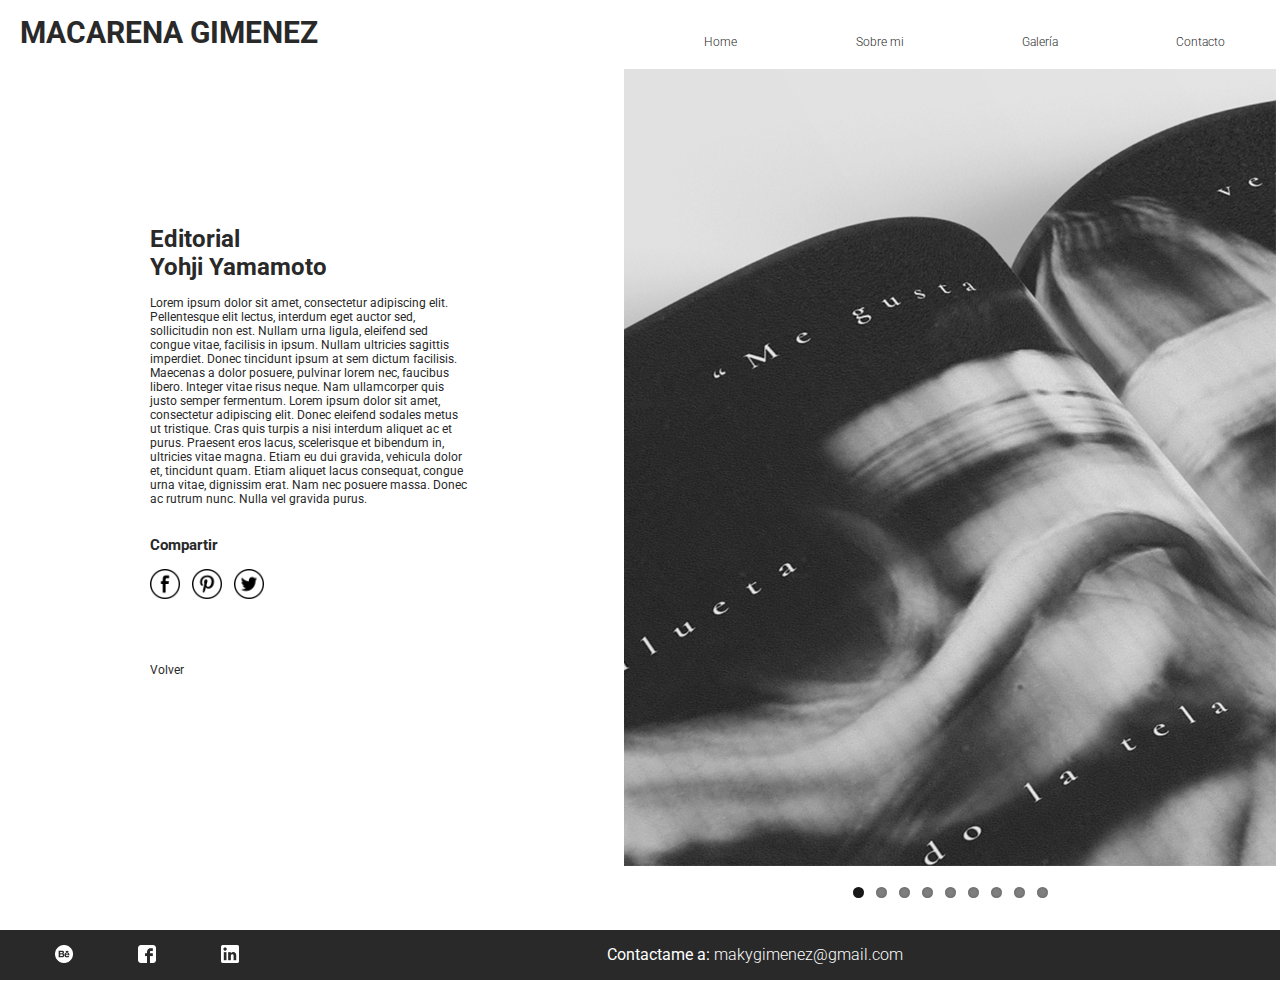
<file: tp5.html>
<!DOCTYPE html>
<html>
<head>
    <meta charset="utf-8">
    <title>Proyectos</title>
    <link rel="stylesheet" type="text/css" href="estilos.css">
    <link rel="stylesheet" type="text/css" href="proyecto1.css">
    <link rel="stylesheet" type="text/css" href="css/flexslider.css">
    <link href="https://fonts.googleapis.com/css?family=Roboto:300,400,700" rel="stylesheet"> 
    <link href="css/lightbox.css" rel="stylesheet">
    <link rel="shortcut icon" type="image/png" href="imagenes/favico.png"/>
</head>
<body>

    <!-- CABECERA-->
    <div class="cabecera">

            <div class="logo">
                <a href="index.html"><h1>Macarena Gimenez</h1></a>
            </div>
            <div class="menu">
                <ul class="botonera">
						<li><a href="contacto.html">Contacto</a></li>
						<li><a href="galeria.html">Galería</a></li>
						<li><a href="sobremi.html">Sobre mi</a></li>
						<li><a href="index.html">Home</a></li>
                
                </ul>
            </div>
    </div>
    <!-- PROYECTO-->
    <div class="proyecto">

			<div class="izquierda">
				<div class="descripcion">
					<h2>Editorial<br>
                        Yohji Yamamoto 
						
					</h2>
					<p>Lorem ipsum dolor sit amet, consectetur adipiscing elit.
						Pellentesque elit lectus, interdum eget auctor sed,
						sollicitudin non est. Nullam urna ligula, eleifend sed
						congue vitae, facilisis in ipsum. Nullam ultricies
						sagittis imperdiet. Donec tincidunt ipsum at sem dictum
						facilisis. Maecenas a dolor posuere, pulvinar lorem nec, 
						faucibus libero. Integer vitae risus neque. Nam ullamcorper
						quis justo semper fermentum. Lorem ipsum dolor sit amet,
						consectetur adipiscing elit. Donec eleifend sodales
						metus ut tristique. Cras quis turpis a nisi interdum
						aliquet ac et purus. Praesent eros lacus, scelerisque
						et bibendum in, ultricies vitae magna. Etiam eu dui
						gravida, vehicula dolor et, tincidunt quam. Etiam aliquet 
						lacus consequat, congue urna vitae, dignissim erat. 
						Nam nec posuere massa. Donec ac rutrum nunc. Nulla vel 
						gravida purus. </p>

					<h3>Compartir</h3>

				<div class="compartir">
					
					<a href="http://www.facebook.com/sharer.php?u=https://www.behance.net/makygimenez">
						<img src="imagenes/facebook.png" alt="Facebook"></a>
					<a href="http://pinterest.com/pin/create/button/?url=https://www.behance.net/makygimenez">
						<img src="imagenes/pinterest.png" alt="Pinterest"></a>
					<a href="https://twitter.com/?status=Me gusta esta página http://www.behance.net/makygimenez">
						<img src="imagenes/twitter.png" alt="Twitter"></a>

					
					<a href="galeria.html"><p>Volver</p></a>
				</div>

            </div>

			</div>



			<div class="flexslider flexslider-tp">
					<ul class="slides">
							<li>
							<a href="imagenes/proyecto5-1.jpg" data-lightbox="algo"
							data-title="Interior">
							  <img src="imagenes/proyecto5-1.jpg" alt="Identidad Visual">
							</a>
							</li>
							<li>
							<a href="imagenes/proyecto5-02.jpg" data-lightbox="algo"
							data-title="Apertura">
							  <img src="imagenes/proyecto5-2.jpg" alt="Identidad Visual">
							</a>
							</li>
							<li>
							<a href="imagenes/proyecto5-3.jpg" data-lightbox="algo"
							data-title="Tapa">
							  <img src="imagenes/proyecto5-3.jpg" alt="Identidad Visual">
							</a>
							</li>
							<li>
							<a href="imagenes/proyecto5-04.jpg" data-lightbox="algo"
							data-title="Interior">
								<img src="imagenes/proyecto5-4.jpg" alt="Identidad Visual">
							</a>
							</li>
							<li>
							<a href="imagenes/proyecto5-05.jpg" data-lightbox="algo"
							data-title="Interior">
								<img src="imagenes/proyecto5-5.jpg" alt="Identidad Visual">
							</a>
                            </li>
                            <li>
                            <a href="imagenes/proyecto5-06.jpg" data-lightbox="algo"
                            data-title="Interior">
                                <img src="imagenes/proyecto5-6.jpg" alt="Identidad Visual">
                            </a>
                            </li>
                            <li>
                            <a href="imagenes/proyecto5-07.jpg" data-lightbox="algo"
                            data-title="Interior">
                                <img src="imagenes/proyecto5-7.jpg" alt="Identidad Visual">
                            </a>
                            </li>
                            <li>
                            <a href="imagenes/proyecto5-08.jpg" data-lightbox="algo"
                            data-title="Interior">
                                <img src="imagenes/proyecto5-8.jpg" alt="Identidad Visual">
                            </a>
                            </li>
                            <li>
                            <a href="imagenes/proyecto5-9.jpg" data-lightbox="algo"
                            data-title="Interior">
                                <img src="imagenes/proyecto5-9.jpg" alt="Identidad Visual">
                            </a>
                            </li>
					</ul>
            </div>

        </div>

    
    
    <!--FOOTER-->

    <div class="pie">
            <div class="redes">
                <a href="https://www.behance.net/makygimenez"><img src="imagenes/behance-pie.png" alt="behance"></a>
                <a href="https://www.facebook.com/macarena.gimenez.90"><img src="imagenes/facebook-pie.png" alt="facebook"></a>
                <a href="https://www.linkedin.com/in/mmgimenez/"><img src="imagenes/linkedin-pie.png" alt="linkedin"></a>
            </div>
            <div class="saludo">
            <p>Contactame a: <a href="contacto.html">makygimenez@gmail.com</a></p>
            </div>
    
            </div>

    <!-- SLIDER-->

                <script src="js/lightbox-plus-jquery.min.js"></script>
            
                 <!--Enlazamos ANTES el archivo de JQuery-->
                 <script src="js/jquery.min.js"></script>
            
               <!--Enlazamos el archivo de FlexSlider-->
                <script src="js/jquery.flexslider.js"></script>
            
                <!--Una vez que cargamos los dos archivos pasamos a activar el slider-->
            
                <script>
            
                //Activamos el slider
                $(window).load(function() {
                    $('.flexslider').flexslider({
                animation: "slide"
              });
            });
                
                </script>
    </body>

</html>
</file>
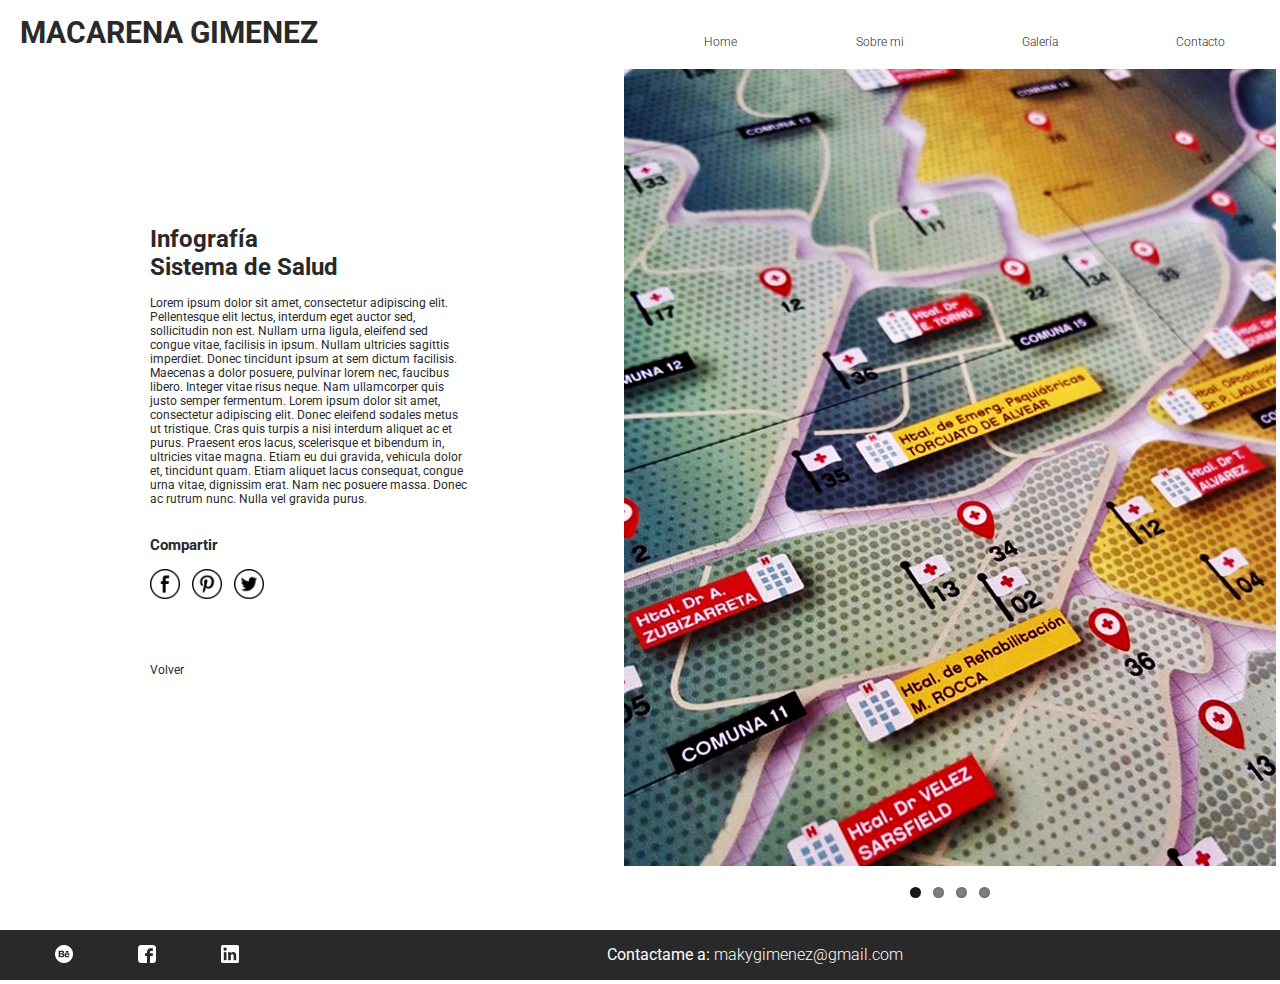
<file: tp6.html>
<!DOCTYPE html>
<html>
<head>
    <meta charset="utf-8">
    <title>Proyectos</title>
    <link rel="stylesheet" type="text/css" href="estilos.css">
    <link rel="stylesheet" type="text/css" href="proyecto1.css">
    <link rel="stylesheet" type="text/css" href="css/flexslider.css">
    <link href="https://fonts.googleapis.com/css?family=Roboto:300,400,700" rel="stylesheet"> 
    <link href="css/lightbox.css" rel="stylesheet">
    <link rel="shortcut icon" type="image/png" href="imagenes/favico.png"/>
</head>
<body>

    <!-- CABECERA-->
    <div class="cabecera">

            <div class="logo">
                <a href="index.html"><h1>Macarena Gimenez</h1></a>
            </div>
            <div class="menu">
                <ul class="botonera">
						<li><a href="contacto.html">Contacto</a></li>
						<li><a href="galeria.html">Galería</a></li>
						<li><a href="sobremi.html">Sobre mi</a></li>
						<li><a href="index.html">Home</a></li>
                
                </ul>
            </div>
    </div>
    <!-- PROYECTO-->
    <div class="proyecto">

			<div class="izquierda">
				<div class="descripcion">
					<h2>Infografía<br>
                        Sistema de Salud 
						
					</h2>
					<p>Lorem ipsum dolor sit amet, consectetur adipiscing elit.
						Pellentesque elit lectus, interdum eget auctor sed,
						sollicitudin non est. Nullam urna ligula, eleifend sed
						congue vitae, facilisis in ipsum. Nullam ultricies
						sagittis imperdiet. Donec tincidunt ipsum at sem dictum
						facilisis. Maecenas a dolor posuere, pulvinar lorem nec, 
						faucibus libero. Integer vitae risus neque. Nam ullamcorper
						quis justo semper fermentum. Lorem ipsum dolor sit amet,
						consectetur adipiscing elit. Donec eleifend sodales
						metus ut tristique. Cras quis turpis a nisi interdum
						aliquet ac et purus. Praesent eros lacus, scelerisque
						et bibendum in, ultricies vitae magna. Etiam eu dui
						gravida, vehicula dolor et, tincidunt quam. Etiam aliquet 
						lacus consequat, congue urna vitae, dignissim erat. 
						Nam nec posuere massa. Donec ac rutrum nunc. Nulla vel 
						gravida purus. </p>

					<h3>Compartir</h3>

				<div class="compartir">
					
					<a href="http://www.facebook.com/sharer.php?u=https://www.behance.net/makygimenez">
						<img src="imagenes/facebook.png" alt="Facebook"></a>
					<a href="http://pinterest.com/pin/create/button/?url=https://www.behance.net/makygimenez">
						<img src="imagenes/pinterest.png" alt="Pinterest"></a>
					<a href="https://twitter.com/?status=Me gusta esta página http://www.behance.net/makygimenez">
						<img src="imagenes/twitter.png" alt="Twitter"></a>

					
					<a href="galeria.html"><p>Volver</p></a>
				</div>

            </div>

			</div>



			<div class="flexslider flexslider-tp">
					<ul class="slides">
							<li>
							<a href="imagenes/proyecto6-1.jpg" data-lightbox="algo"
							data-title="Interior">
							  <img src="imagenes/proyecto6-1.jpg" alt="Identidad Visual">
							</a>
							</li>
							<li>
							<a href="imagenes/proyecto6-2.jpg" data-lightbox="algo"
							data-title="Apertura">
							  <img src="imagenes/proyecto6-2.jpg" alt="Identidad Visual">
							</a>
							</li>
							<li>
							<a href="imagenes/proyecto6-3.jpg" data-lightbox="algo"
							data-title="Tapa">
							  <img src="imagenes/proyecto6-3.jpg" alt="Identidad Visual">
							</a>
							</li>
							<li>
							<a href="imagenes/proyecto6-04.jpg" data-lightbox="algo"
							data-title="Interior">
								<img src="imagenes/proyecto6-4.jpg" alt="Identidad Visual">
							</a>
							</li>
					</ul>
            </div>

        </div>

    
    
    <!--FOOTER-->

    <div class="pie">
            <div class="redes">
                <a href="https://www.behance.net/makygimenez"><img src="imagenes/behance-pie.png" alt="behance"></a>
                <a href="https://www.facebook.com/macarena.gimenez.90"><img src="imagenes/facebook-pie.png" alt="facebook"></a>
                <a href="https://www.linkedin.com/in/mmgimenez/"><img src="imagenes/linkedin-pie.png" alt="linkedin"></a>
            </div>
            <div class="saludo">
            <p>Contactame a: <a href="contacto.html">makygimenez@gmail.com</a></p>
            </div>
    
            </div>

    <!-- SLIDER-->

                <script src="js/lightbox-plus-jquery.min.js"></script>
            
                 <!--Enlazamos ANTES el archivo de JQuery-->
                 <script src="js/jquery.min.js"></script>
            
               <!--Enlazamos el archivo de FlexSlider-->
                <script src="js/jquery.flexslider.js"></script>
            
                <!--Una vez que cargamos los dos archivos pasamos a activar el slider-->
            
                <script>
            
                //Activamos el slider
                $(window).load(function() {
                    $('.flexslider').flexslider({
                animation: "slide"
              });
            });
                
                </script>
    </body>

</html>
</file>
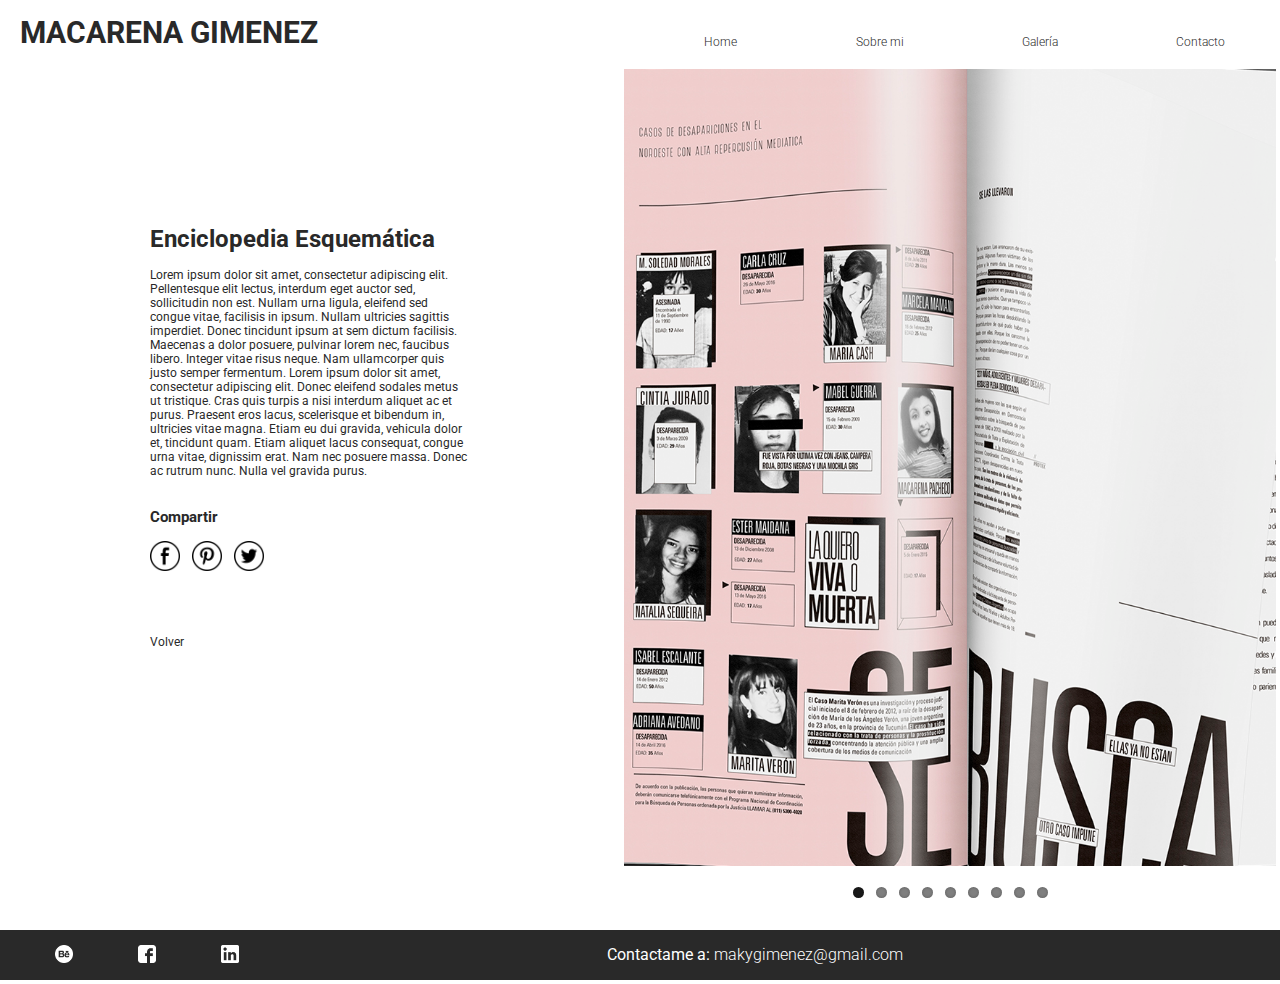
<file: tp7.html>
<!DOCTYPE html>
<html>
<head>
    <meta charset="utf-8">
    <title>Proyectos</title>
    <link rel="stylesheet" type="text/css" href="estilos.css">
    <link rel="stylesheet" type="text/css" href="proyecto1.css">
    <link rel="stylesheet" type="text/css" href="css/flexslider.css">
    <link href="https://fonts.googleapis.com/css?family=Roboto:300,400,700" rel="stylesheet"> 
    <link href="css/lightbox.css" rel="stylesheet">
    <link rel="shortcut icon" type="image/png" href="imagenes/favico.png"/>
</head>
<body>

    <!-- CABECERA-->
    <div class="cabecera">

            <div class="logo">
                <a href="index.html"><h1>Macarena Gimenez</h1></a>
            </div>
            <div class="menu">
                <ul class="botonera">
						<li><a href="contacto.html">Contacto</a></li>
						<li><a href="galeria.html">Galería</a></li>
						<li><a href="sobremi.html">Sobre mi</a></li>
						<li><a href="index.html">Home</a></li>
                
                </ul>
            </div>
    </div>
    <!-- PROYECTO-->
    <div class="proyecto">

			<div class="izquierda">
				<div class="descripcion">
					<h2>Enciclopedia Esquemática<br> 
						
					</h2>
					<p>Lorem ipsum dolor sit amet, consectetur adipiscing elit.
						Pellentesque elit lectus, interdum eget auctor sed,
						sollicitudin non est. Nullam urna ligula, eleifend sed
						congue vitae, facilisis in ipsum. Nullam ultricies
						sagittis imperdiet. Donec tincidunt ipsum at sem dictum
						facilisis. Maecenas a dolor posuere, pulvinar lorem nec, 
						faucibus libero. Integer vitae risus neque. Nam ullamcorper
						quis justo semper fermentum. Lorem ipsum dolor sit amet,
						consectetur adipiscing elit. Donec eleifend sodales
						metus ut tristique. Cras quis turpis a nisi interdum
						aliquet ac et purus. Praesent eros lacus, scelerisque
						et bibendum in, ultricies vitae magna. Etiam eu dui
						gravida, vehicula dolor et, tincidunt quam. Etiam aliquet 
						lacus consequat, congue urna vitae, dignissim erat. 
						Nam nec posuere massa. Donec ac rutrum nunc. Nulla vel 
						gravida purus. </p>

					<h3>Compartir</h3>

				<div class="compartir">
					
					<a href="http://www.facebook.com/sharer.php?u=https://www.behance.net/makygimenez">
						<img src="imagenes/facebook.png" alt="Facebook"></a>
					<a href="http://pinterest.com/pin/create/button/?url=https://www.behance.net/makygimenez">
						<img src="imagenes/pinterest.png" alt="Pinterest"></a>
					<a href="https://twitter.com/?status=Me gusta esta página http://www.behance.net/makygimenez">
						<img src="imagenes/twitter.png" alt="Twitter"></a>

					
					<a href="galeria.html"><p>Volver</p></a>
				</div>

            </div>

			</div>



			<div class="flexslider flexslider-tp">
					<ul class="slides">
							<li>
							<a href="imagenes/proyecto7-1.jpg" data-lightbox="algo"
							data-title="Interior">
							  <img src="imagenes/proyecto7-1.jpg" alt="Identidad Visual">
							</a>
							</li>
							<li>
							<a href="imagenes/proyecto7-2.jpg" data-lightbox="algo"
							data-title="Interior">
							  <img src="imagenes/proyecto7-2.jpg" alt="Identidad Visual">
							</a>
							</li>
							<li>
							<a href="imagenes/proyecto7-03.jpg" data-lightbox="algo"
							data-title="Interior">
							  <img src="imagenes/proyecto7-3.jpg" alt="Identidad Visual">
							</a>
							</li>
							<li>
							<a href="imagenes/proyecto7-4.jpg" data-lightbox="algo"
							data-title="Interior">
								<img src="imagenes/proyecto7-4.jpg" alt="Identidad Visual">
							</a>
                            </li>
                            <li>
                            <a href="imagenes/proyecto7-5.jpg" data-lightbox="algo"
                            data-title="Interior">
                                <img src="imagenes/proyecto7-5.jpg" alt="Identidad Visual">
                            </a>
                            </li>
                            <li>
                            <a href="imagenes/proyecto7-6.jpg" data-lightbox="algo"
                            data-title="Apertura">
                                <img src="imagenes/proyecto7-6.jpg" alt="Identidad Visual">
                            </a>
                            </li>
                            <li>
                            <a href="imagenes/proyecto7-7.jpg" data-lightbox="algo"
                            data-title="Interior">
                                <img src="imagenes/proyecto7-7.jpg" alt="Identidad Visual">
                            </a>
                            </li>
                            <li>
                            <a href="imagenes/proyecto7-8.jpg" data-lightbox="algo"
                            data-title="Interior">
                                <img src="imagenes/proyecto7-8.jpg" alt="Identidad Visual">
                            </a>
                            </li>
                            <li>
                            <a href="imagenes/proyecto7-9.jpg" data-lightbox="algo"
                            data-title="Interior">
                                <img src="imagenes/proyecto7-9.jpg" alt="Identidad Visual">
                            </a>
                            </li>
					</ul>
            </div>

        </div>

    
    
    <!--FOOTER-->

    <div class="pie">
            <div class="redes">
                <a href="https://www.behance.net/makygimenez"><img src="imagenes/behance-pie.png" alt="behance"></a>
                <a href="https://www.facebook.com/macarena.gimenez.90"><img src="imagenes/facebook-pie.png" alt="facebook"></a>
                <a href="https://www.linkedin.com/in/mmgimenez/"><img src="imagenes/linkedin-pie.png" alt="linkedin"></a>
            </div>
            <div class="saludo">
            <p>Contactame a: <a href="contacto.html">makygimenez@gmail.com</a></p>
            </div>
    
            </div>

    <!-- SLIDER-->

                <script src="js/lightbox-plus-jquery.min.js"></script>
            
                 <!--Enlazamos ANTES el archivo de JQuery-->
                 <script src="js/jquery.min.js"></script>
            
               <!--Enlazamos el archivo de FlexSlider-->
                <script src="js/jquery.flexslider.js"></script>
            
                <!--Una vez que cargamos los dos archivos pasamos a activar el slider-->
            
                <script>
            
                //Activamos el slider
                $(window).load(function() {
                    $('.flexslider').flexslider({
                animation: "slide"
              });
            });
                
                </script>
    </body>

</html>
</file>
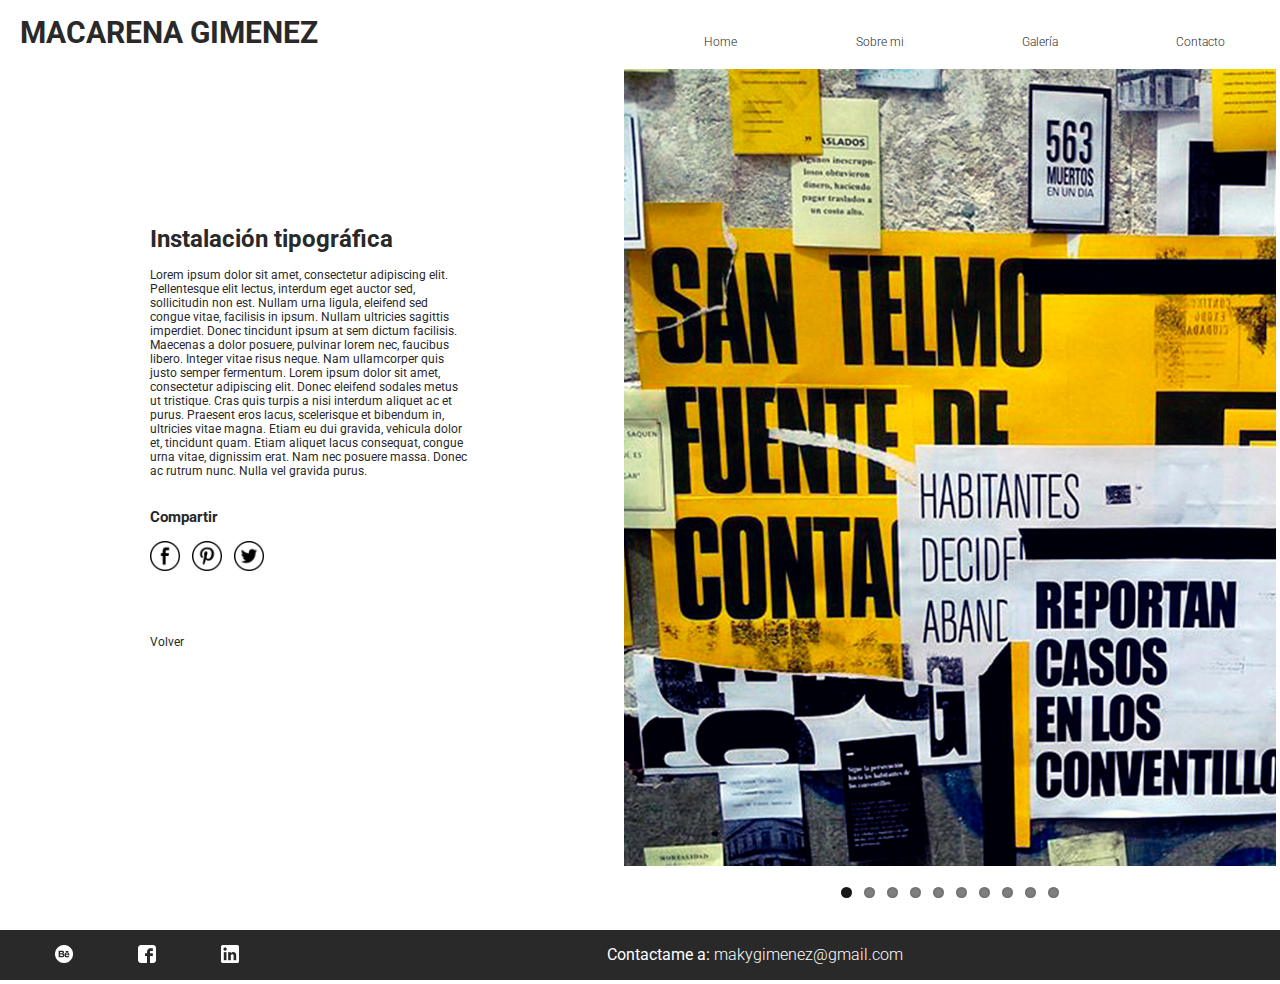
<file: tp8.html>
<!DOCTYPE html>
<html>
<head>
    <meta charset="utf-8">
    <title>Proyectos</title>
    <link rel="stylesheet" type="text/css" href="estilos.css">
    <link rel="stylesheet" type="text/css" href="proyecto1.css">
    <link rel="stylesheet" type="text/css" href="css/flexslider.css">
    <link href="https://fonts.googleapis.com/css?family=Roboto:300,400,700" rel="stylesheet"> 
    <link href="css/lightbox.css" rel="stylesheet">
    <link rel="shortcut icon" type="image/png" href="imagenes/favico.png"/>
</head>
<body>

    <!-- CABECERA-->
    <div class="cabecera">

            <div class="logo">
                <a href="index.html"><h1>Macarena Gimenez</h1></a>
            </div>
            <div class="menu">
                <ul class="botonera">
						<li><a href="contacto.html">Contacto</a></li>
						<li><a href="galeria.html">Galería</a></li>
						<li><a href="sobremi.html">Sobre mi</a></li>
						<li><a href="index.html">Home</a></li>
                
                </ul>
            </div>
    </div>
    <!-- PROYECTO-->
    <div class="proyecto">

			<div class="izquierda">
				<div class="descripcion">
					<h2>Instalación tipográfica<br> 
						
					</h2>
					<p>Lorem ipsum dolor sit amet, consectetur adipiscing elit.
						Pellentesque elit lectus, interdum eget auctor sed,
						sollicitudin non est. Nullam urna ligula, eleifend sed
						congue vitae, facilisis in ipsum. Nullam ultricies
						sagittis imperdiet. Donec tincidunt ipsum at sem dictum
						facilisis. Maecenas a dolor posuere, pulvinar lorem nec, 
						faucibus libero. Integer vitae risus neque. Nam ullamcorper
						quis justo semper fermentum. Lorem ipsum dolor sit amet,
						consectetur adipiscing elit. Donec eleifend sodales
						metus ut tristique. Cras quis turpis a nisi interdum
						aliquet ac et purus. Praesent eros lacus, scelerisque
						et bibendum in, ultricies vitae magna. Etiam eu dui
						gravida, vehicula dolor et, tincidunt quam. Etiam aliquet 
						lacus consequat, congue urna vitae, dignissim erat. 
						Nam nec posuere massa. Donec ac rutrum nunc. Nulla vel 
						gravida purus. </p>

					<h3>Compartir</h3>

				<div class="compartir">
					
					<a href="http://www.facebook.com/sharer.php?u=https://www.behance.net/makygimenez">
						<img src="imagenes/facebook.png" alt="Facebook"></a>
					<a href="http://pinterest.com/pin/create/button/?url=https://www.behance.net/makygimenez">
						<img src="imagenes/pinterest.png" alt="Pinterest"></a>
					<a href="https://twitter.com/?status=Me gusta esta página http://www.behance.net/makygimenez">
						<img src="imagenes/twitter.png" alt="Twitter"></a>

					
					<a href="galeria.html"><p>Volver</p></a>
				</div>

            </div>

			</div>



			<div class="flexslider flexslider-tp">
					<ul class="slides">
							<li>
							<a href="imagenes/proyecto8-01.jpg" data-lightbox="algo"
							data-title="">
							  <img src="imagenes/proyecto8-1.jpg" alt="Identidad Visual">
							</a>
							</li>
							<li>
							<a href="imagenes/proyecto8-2.jpg" data-lightbox="algo"
							data-title="">
							  <img src="imagenes/proyecto8-2.jpg" alt="Identidad Visual">
							</a>
							</li>
							<li>
							<a href="imagenes/proyecto8-3.jpg" data-lightbox="algo"
							data-title="">
							  <img src="imagenes/proyecto8-3.jpg" alt="Identidad Visual">
							</a>
							</li>
							<li>
							<a href="imagenes/proyecto8-04.jpg" data-lightbox="algo"
							data-title="">
								<img src="imagenes/proyecto8-4.jpg" alt="Identidad Visual">
							</a>
                            </li>
                            <li>
                            <a href="imagenes/proyecto8-05.jpg" data-lightbox="algo"
                            data-title="">
                                <img src="imagenes/proyecto8-5.jpg" alt="Identidad Visual">
                            </a>
                            </li>
                            <li>
                            <a href="imagenes/proyecto8-6.jpg" data-lightbox="algo"
                            data-title="">
                                <img src="imagenes/proyecto8-6.jpg" alt="Identidad Visual">
                            </a>
                            </li>
                            <li>
                            <a href="imagenes/proyecto8-7.jpg" data-lightbox="algo"
                            data-title="">
                                <img src="imagenes/proyecto8-7.jpg" alt="Identidad Visual">
                            </a>
                            </li>
                            <li>
                            <a href="imagenes/proyecto8-08.jpg" data-lightbox="algo"
                            data-title="">
                                <img src="imagenes/proyecto8-8.jpg" alt="Identidad Visual">
                            </a>
                            </li>
                            <li>
                            <a href="imagenes/proyecto8-09.jpg" data-lightbox="algo"
                            data-title="">
                                <img src="imagenes/proyecto8-9.jpg" alt="Identidad Visual">
                            </a>
                            </li>
                            <li>
                            <a href="imagenes/proyecto8-10.jpg" data-lightbox="algo"
                            data-title="">
                                <img src="imagenes/proyecto8-10.jpg" alt="Identidad Visual">
                            </a>
                            </li>
					</ul>
            </div>

        </div>

    
    
    <!--FOOTER-->

    <div class="pie">
            <div class="redes">
                <a href="https://www.behance.net/makygimenez"><img src="imagenes/behance-pie.png" alt="behance"></a>
                <a href="https://www.facebook.com/macarena.gimenez.90"><img src="imagenes/facebook-pie.png" alt="facebook"></a>
                <a href="https://www.linkedin.com/in/mmgimenez/"><img src="imagenes/linkedin-pie.png" alt="linkedin"></a>
            </div>
            <div class="saludo">
            <p>Contactame a: <a href="contacto.html">makygimenez@gmail.com</a></p>
            </div>
    
            </div>

    <!-- SLIDER-->

                <script src="js/lightbox-plus-jquery.min.js"></script>
            
                 <!--Enlazamos ANTES el archivo de JQuery-->
                 <script src="js/jquery.min.js"></script>
            
               <!--Enlazamos el archivo de FlexSlider-->
                <script src="js/jquery.flexslider.js"></script>
            
                <!--Una vez que cargamos los dos archivos pasamos a activar el slider-->
            
                <script>
            
                //Activamos el slider
                $(window).load(function() {
                    $('.flexslider').flexslider({
                animation: "slide"
              });
            });
                
                </script>
    </body>

</html>
</file>
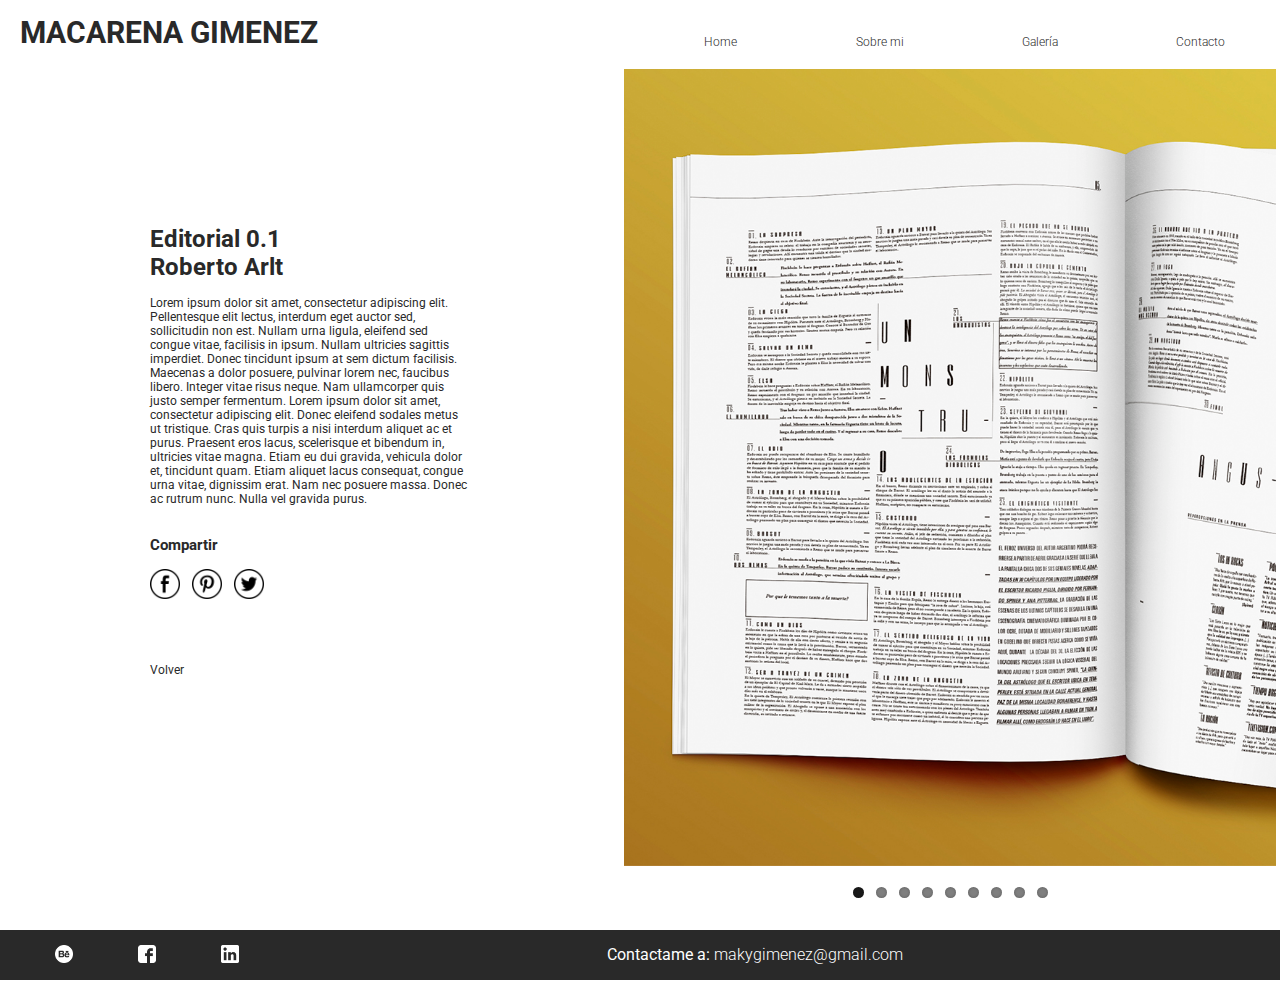
<file: tp9.html>
<!DOCTYPE html>
<html>
<head>
    <meta charset="utf-8">
    <title>Proyectos</title>
    <link rel="stylesheet" type="text/css" href="estilos.css">
    <link rel="stylesheet" type="text/css" href="proyecto1.css">
    <link rel="stylesheet" type="text/css" href="css/flexslider.css">
    <link href="https://fonts.googleapis.com/css?family=Roboto:300,400,700" rel="stylesheet"> 
    <link href="css/lightbox.css" rel="stylesheet">
    <link rel="shortcut icon" type="image/png" href="imagenes/favico.png"/>
</head>
<body>

    <!-- CABECERA-->
    <div class="cabecera">

            <div class="logo">
                <a href="index.html"><h1>Macarena Gimenez</h1></a>
            </div>
            <div class="menu">
                <ul class="botonera">
						<li><a href="contacto.html">Contacto</a></li>
						<li><a href="galeria.html">Galería</a></li>
						<li><a href="sobremi.html">Sobre mi</a></li>
						<li><a href="index.html">Home</a></li>
                
                </ul>
            </div>
    </div>
    <!-- PROYECTO-->
    <div class="proyecto">

			<div class="izquierda">
				<div class="descripcion">
                    <h2>Editorial 0.1<br> 
                        Roberto Arlt
						
					</h2>
					<p>Lorem ipsum dolor sit amet, consectetur adipiscing elit.
						Pellentesque elit lectus, interdum eget auctor sed,
						sollicitudin non est. Nullam urna ligula, eleifend sed
						congue vitae, facilisis in ipsum. Nullam ultricies
						sagittis imperdiet. Donec tincidunt ipsum at sem dictum
						facilisis. Maecenas a dolor posuere, pulvinar lorem nec, 
						faucibus libero. Integer vitae risus neque. Nam ullamcorper
						quis justo semper fermentum. Lorem ipsum dolor sit amet,
						consectetur adipiscing elit. Donec eleifend sodales
						metus ut tristique. Cras quis turpis a nisi interdum
						aliquet ac et purus. Praesent eros lacus, scelerisque
						et bibendum in, ultricies vitae magna. Etiam eu dui
						gravida, vehicula dolor et, tincidunt quam. Etiam aliquet 
						lacus consequat, congue urna vitae, dignissim erat. 
						Nam nec posuere massa. Donec ac rutrum nunc. Nulla vel 
						gravida purus. </p>

					<h3>Compartir</h3>

				<div class="compartir">
					
					<a href="http://www.facebook.com/sharer.php?u=https://www.behance.net/makygimenez">
						<img src="imagenes/facebook.png" alt="Facebook"></a>
					<a href="http://pinterest.com/pin/create/button/?url=https://www.behance.net/makygimenez">
						<img src="imagenes/pinterest.png" alt="Pinterest"></a>
					<a href="https://twitter.com/?status=Me gusta esta página http://www.behance.net/makygimenez">
						<img src="imagenes/twitter.png" alt="Twitter"></a>

					
					<a href="galeria.html"><p>Volver</p></a>
				</div>

            </div>

			</div>



			<div class="flexslider flexslider-tp">
					<ul class="slides">
							<li>
							<a href="imagenes/proyecto9-01.jpg" data-lightbox="algo"
							data-title="Doble página">
							  <img src="imagenes/proyecto9-1.jpg" alt="Identidad Visual">
							</a>
							</li>
							<li>
							<a href="imagenes/proyecto9-2.jpg" data-lightbox="algo"
							data-title="Tapa">
							  <img src="imagenes/proyecto9-2.jpg" alt="Identidad Visual">
							</a>
							</li>
							<li>
							<a href="imagenes/proyecto9-3.jpg" data-lightbox="algo"
							data-title="Indice">
							  <img src="imagenes/proyecto9-3.jpg" alt="Identidad Visual">
							</a>
							</li>
							<li>
							<a href="imagenes/proyecto9-4.jpg" data-lightbox="algo"
							data-title="Interior">
								<img src="imagenes/proyecto9-4.jpg" alt="Identidad Visual">
							</a>
                            </li>
                            <li>
                            <a href="imagenes/proyecto9-05.jpg" data-lightbox="algo"
                            data-title="Interior">
                                <img src="imagenes/proyecto9-5.jpg" alt="Identidad Visual">
                            </a>
                            </li>
                            <li>
                            <a href="imagenes/proyecto9-6.jpg" data-lightbox="algo"
                            data-title="Interior">
                                <img src="imagenes/proyecto9-6.jpg" alt="Identidad Visual">
                            </a>
                            </li>
                            <li>
                            <a href="imagenes/proyecto9-7.jpg" data-lightbox="algo"
                            data-title="Interior">
                                <img src="imagenes/proyecto9-7.jpg" alt="Identidad Visual">
                            </a>
                            </li>
                            <li>
                            <a href="imagenes/proyecto9-8.jpg" data-lightbox="algo"
                            data-title="Interior">
                                <img src="imagenes/proyecto9-8.jpg" alt="Identidad Visual">
                            </a>
                            </li>
                            <li>
                            <a href="imagenes/proyecto9-9.jpg" data-lightbox="algo"
                            data-title="Glosario">
                                <img src="imagenes/proyecto9-9.jpg" alt="Identidad Visual">
                            </a>
                            </li>
					</ul>
            </div>

        </div>

    
    
    <!--FOOTER-->

    <div class="pie">
            <div class="redes">
                <a href="https://www.behance.net/makygimenez"><img src="imagenes/behance-pie.png" alt="behance"></a>
                <a href="https://www.facebook.com/macarena.gimenez.90"><img src="imagenes/facebook-pie.png" alt="facebook"></a>
                <a href="https://www.linkedin.com/in/mmgimenez/"><img src="imagenes/linkedin-pie.png" alt="linkedin"></a>
            </div>
            <div class="saludo">
            <p>Contactame a: <a href="contacto.html">makygimenez@gmail.com</a></p>
            </div>
    
            </div>

    <!-- SLIDER-->

                <script src="js/lightbox-plus-jquery.min.js"></script>
            
                 <!--Enlazamos ANTES el archivo de JQuery-->
                 <script src="js/jquery.min.js"></script>
            
               <!--Enlazamos el archivo de FlexSlider-->
                <script src="js/jquery.flexslider.js"></script>
            
                <!--Una vez que cargamos los dos archivos pasamos a activar el slider-->
            
                <script>
            
                //Activamos el slider
                $(window).load(function() {
                    $('.flexslider').flexslider({
                animation: "slide"
              });
            });
                
                </script>
    </body>

</html>
</file>
<file: estilos.css>
*{margin:0; padding:0;}

body{
    font-family: 'Roboto', sans-serif;
}

a{
    text-decoration: none;
}

.cabecera{
    width: 100%;
    background-color: white;
    color: #292929;
    padding-top: 15px;
    padding-bottom: 30px;
    text-align: center;

    
}

.logo h1{
    color: #292929;
    text-transform: uppercase;
    font-size: 30px;
    float: left;
    padding-left: 20px;
    padding-bottom: 15px;
}

.menu{
    text-align: center;
    padding-bottom: 20px;
    margin: 0;
}

.botonera li{
    width: 7.5%;
    text-align: center;
    display: inline-block; /* Menu horizontal*/
    float: right;
    font-weight: 300;
    font-size: 12px;
    margin-left: 2.5%;
    margin-right: 2.5%;
    padding-top: 20px;
}
.botonera a{
    color: #292929;
}
.botonera li:hover{
    transition-duration: 0.5s;
    border-bottom-style: solid;
    border-bottom-width: 10px;
    border-bottom-color: #292929;
}

.flexslider div{
    width: 100%;
}

.slides img{
    width: 100%;
}

.presentacion{
    max-width: 100%;
    text-align: center;
    flex-grow: 1;
    padding-top: 15px;
    padding-bottom: 80px;
}

.presentacion h2{
    padding-top: 20px;
    padding-bottom: 20px;
}


.pie{
    width: 100%;
    background-color: #292929;
    height: 50px;
    text-align: center;
    float: left;
    position: relative;
    
}

.redes img{
    width: 18px;
    padding-left: 40px;
    padding-right: 10px;
    padding-top: 15px;
    margin-left: 15px;
    float: left;
}

.saludo{
    padding-left: 20px;
    padding-right: 20px;
    padding-top: 15px;
    padding-bottom: 20px;
}
.saludo p{
    color: white;
}

.saludo a{
    color: white;
    font-weight: 300;

}

/*
  
    .image {
    display: block;
    width: 100%;
    height: auto;
  }
  
  .overlay {
    position: absolute;
    top: 0;
    bottom: 0;
    left: 0;
    right: 0;
    height: 100%;
    width: 100%;
    opacity: 0;
    transition: .5s ease;
    background-color: #008CBA;
  }
  
  .container:hover .overlay {
    opacity: 1;
  }
  
  .text {
    color: white;
    font-size: 20px;
    position: absolute;
    top: 50%;
    left: 50%;
    transform: translate(-50%, -50%);
    -ms-transform: translate(-50%, -50%);
    text-align: center;
  }

  +/
</file>
<file: contacto.css>
*{margin:0; padding:0;}

body{
    font-family: 'Roboto', sans-serif;
}

.contacto{
    max-width: 100%;
    margin-right: 100px;
    text-align: left;
    padding-bottom: 280px;
    float: left;
}

.escribime{
    float: left;
    padding-top: 100px;
}

.escribime h2{
    font-style: 300;
    font-weight: 300;
    padding-bottom: 15px;
    font-size: 22px;
}

.social{
    float: right;
    padding-top: 140px;
    padding-left: 60px;

}

.social h3{
    padding-top: 5px;
    font-style: 300;
    font-weight: 300;
}

.social img{
    width: 30px;
    padding-top: 20px;
    margin-right: 15px;
    padding-bottom: 5px;
}

.social img:hover{
    transition-duration: 0.5s;
    border-bottom-style: solid;
    border-bottom-width: 5px;
    border-bottom-color: #292929;

}

.textbox{
  border: 1.5px solid #292929;
  font-size: 10px;
  font-style: 300;
  padding-left: 7px;
  padding-right: 7px;
  padding-top: 20px;
  padding-bottom: 20px;
  margin-top: 10px;
  font-family: 'Roboto';
}


.buttom {
    border: 1.5px solid #292929;
    background:  #292929;;
    color: #ffffff;
    padding: 10px;
    font-size: 12px;
    font-style: 300;
    position: relative;
    box-sizing: border-box;
    transition: all 500ms ease;
    margin-top: 10px;
    width: 306px;
    
   }
   
   .buttom:hover {
    background: white;
    color:#292929;
    box-shadow: inset 0 0 0 3px #292929;
    font-style: bold;
   }
</file>
<file: galeria.css>
*{margin:0; padding:0;}

.body{
    font-family: 'Roboto', sans-serif;
}


.galeria{
    text-align: center;
    position: relative;
    align-content: center;
    display: flex;
    padding-bottom: 70px;
    float: left;
    max-width: 100%;
    margin-left: 100px;

}

.titulo h2{
    font-style: 300;
    font-weight: 300;
    margin-top: 100px;

} 

.galeria img{
    width: 150px;
}


.izquierda{
    padding-top: 100px;
    float: left;
    padding-right: 50px;
}


.izquierda img{
    width: 350px;
}

.centro{
    padding-top: 100px;
    float: left;
}

.centro img{
    width: 350px;
}

.derecha img{
    width: 350px;
}

.derecha{
    padding-top: 100px;
    float: left;
    padding-left: 50px;
}

.trabajo1{
    color: #292929;
    text-align: left;
    box-shadow: #292929;
    box-sizing: border-box;
    box-sizing: 300px 600;
    box-shadow: 0px 2px 4px#292929;
    text-decoration: none;
    
}

.trabajo2{
    margin-top: 50px;
    text-align: left;
    color: #292929;
    box-shadow: 0px 2px 4px #292929;
}

.trabajo3{
    margin-top: 50px;
    text-align: left;
    color: #292929;
    box-shadow: 0px 2px 4px #292929;
}

.trabajo4{
    text-align: left;
    color: #292929;
    box-shadow: 0px 2px 4px #292929;
}

.trabajo5{
    margin-top: 50px;
    text-align: left;
    color: #292929;
    box-shadow: 0px 2px 4px #292929;
}

.trabajo6{
    margin-top: 50px;
    text-align: left;
    color: #292929;
    box-shadow: 0px 2px 4px #292929;
}

.trabajo7{
    text-align: left;
    color: #292929;
    box-shadow: 0px 2px 4px #292929;
}

.trabajo8{
    margin-top: 50px;
    text-align: left;
    color: #292929;
    box-shadow: 0px 2px 4px #292929;
}

.trabajo9{
    margin-top: 50px;
    text-align: left;
    color: #292929;
    box-shadow: 0px 2px 4px #292929;
}

.galeria h3{
    padding-left: 20px;
    padding-top: 20px;
}

.galeria p{
    padding-left: 20px;
    padding-bottom: 20px;
}


.container {
    position: relative;
    width: 50%;
  }
  
  .image {
    display: block;
    width: 100%;
    height: auto;
  }
  
  .overlay {
    position: absolute;
    top: 0;
    bottom: 0;
    left: 0;
    right: 0;
    height: 263px;
    width: 350px;
    opacity: 0;
    transition: .5s ease;
    background-color: #292929c4;
  }
  
  .container:hover .overlay {
    opacity: 5;
  }
  
  .text {
    color: white;
    font-size: 20px;
    font-style: 300;
    font-family: 'roboto';
    position: absolute;
    top: 50%;
    left: 50%;
    transform: translate(-50%, -50%);
    -ms-transform: translate(-50%, -50%);
    text-align: center;
  }
</file>
<file: biografia.css>
.body{
    font-family: 'Roboto', sans-serif;
}

.biografia{
    max-width: 100%;
    margin-bottom: 200px;
    margin-top: 50px;
}

.izquierda{
    float: left;
    margin-left: 200px;
    margin-right: 60px;
    
}
.izquierda img{
    width: 270px;

}
.derecha{
    max-width: 400px;
    float: left;
    margin-bottom: 260px;
}

.derecha p{
    font-size: 13px;
    padding-top: 30px;
    font-style: 300;
}

.derecha h2{
    font-style: 400;
}
</file>
<file: proyecto1.css>
*{margin:0; padding:0;}

.body{
    font-family: 'Roboto', sans-serif;
}
.proyecto{
    max-width: 100%;
    margin: 0;
    float: left;
    display: flex;
}

.izquierda{
    margin-top: 100px;
    text-justify: left;
    color: #292929;
    flex-grow: 1;
    max-width: 25%;
    margin-left: 150px;
    margin-right: 120px;
    padding-right: 30px;
    

}

.descripcion{
    padding-top: 60px;
    margin-left: 0%;
    
}

.izquierda h3{
    font-style: 400;
    font-size: 15px;
}

.izquierda a p:hover{
    transition-duration: 0.6s;
    border-bottom-style: solid;
    border-bottom-width: 2px;
    border-bottom-color: #292929;
    width:33px;

}

.izquierda p{
    font-size: 12px;
    padding-top: 15px;

}

.izquierda img{
    width: 30px;
    padding-top: 15px;
    margin-right: 2.5%;
}

.flexslider-tp{
    flex-grow: 1;
    max-width: 700px;
    /*margin-top: -140px;
    padding-left: 50px;
    max-width: 50%;*/

}

.flexslider-tp img{
    width: 700px;

}

.izquierda a p{
    padding-top: 60px;
    text-decoration: none;
    color: #292929;
}

.descripcion h3{
    margin-top: 30px;
}
</file>
